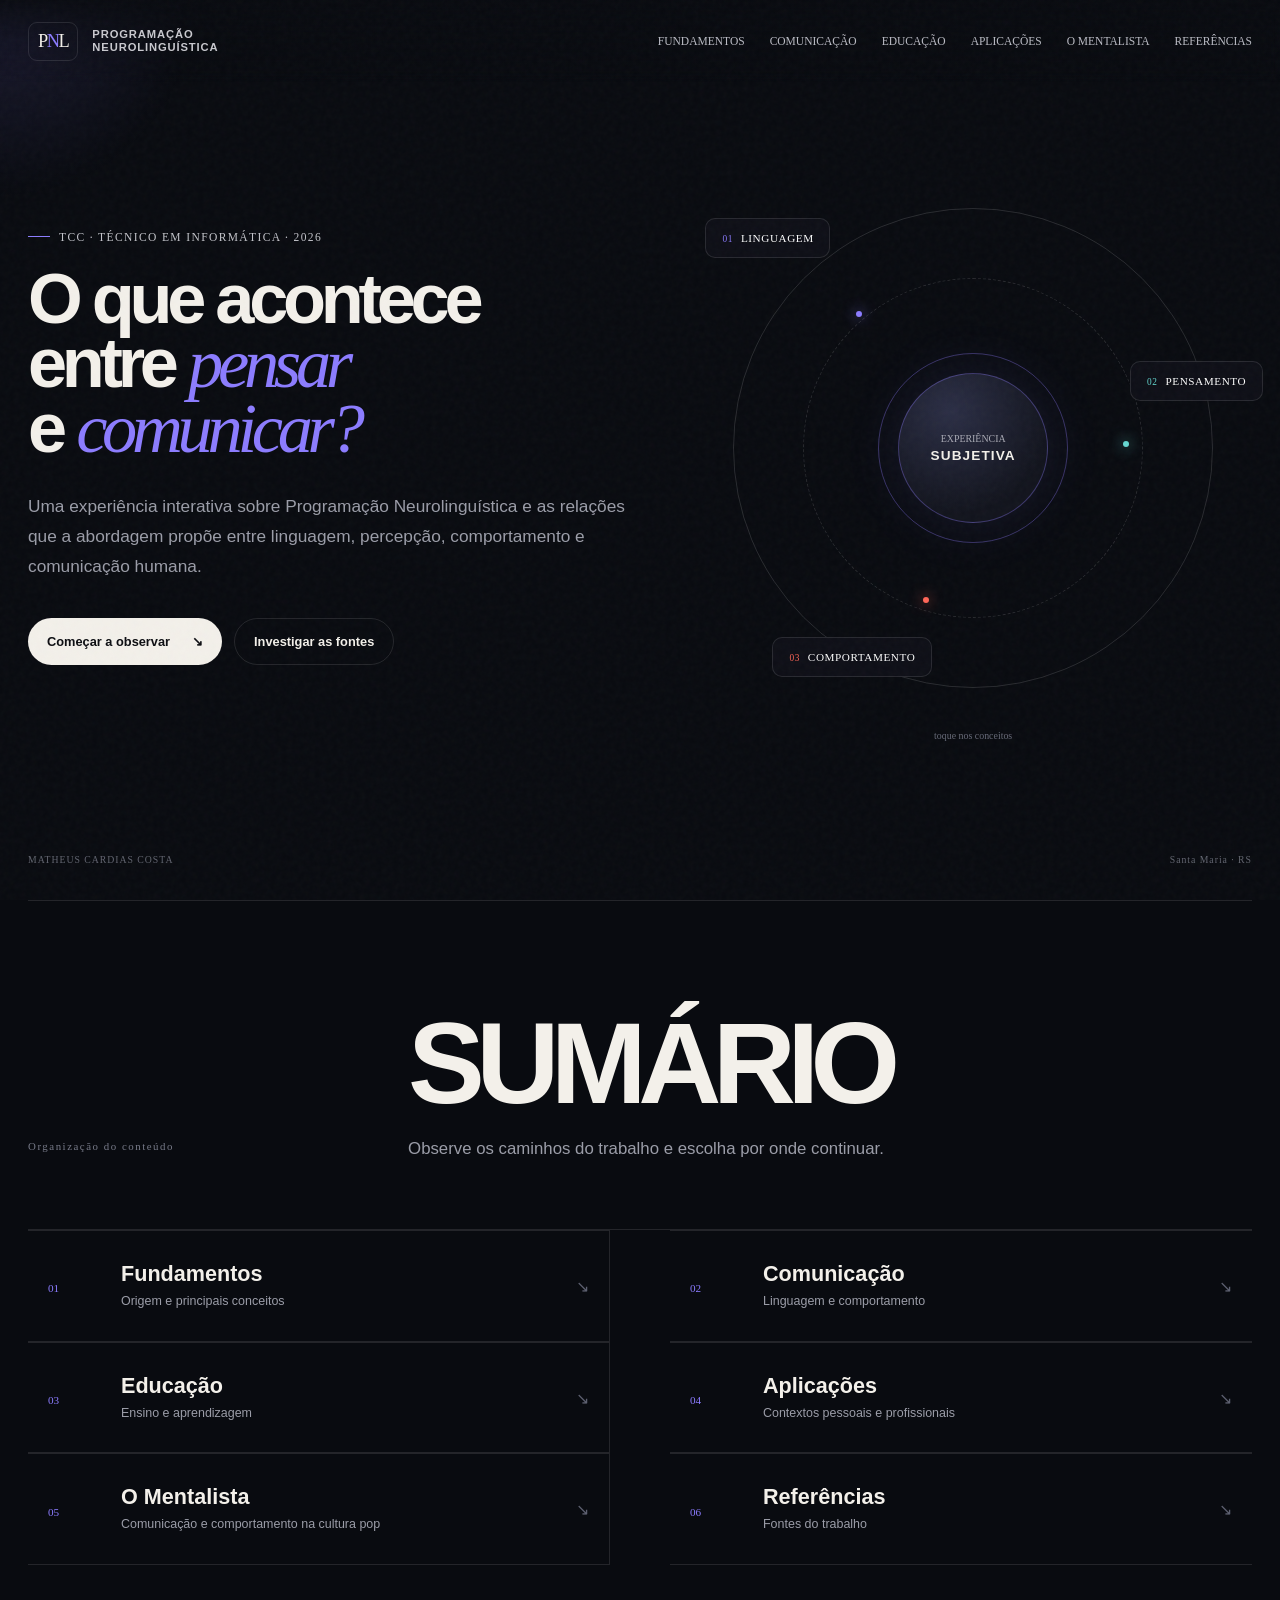
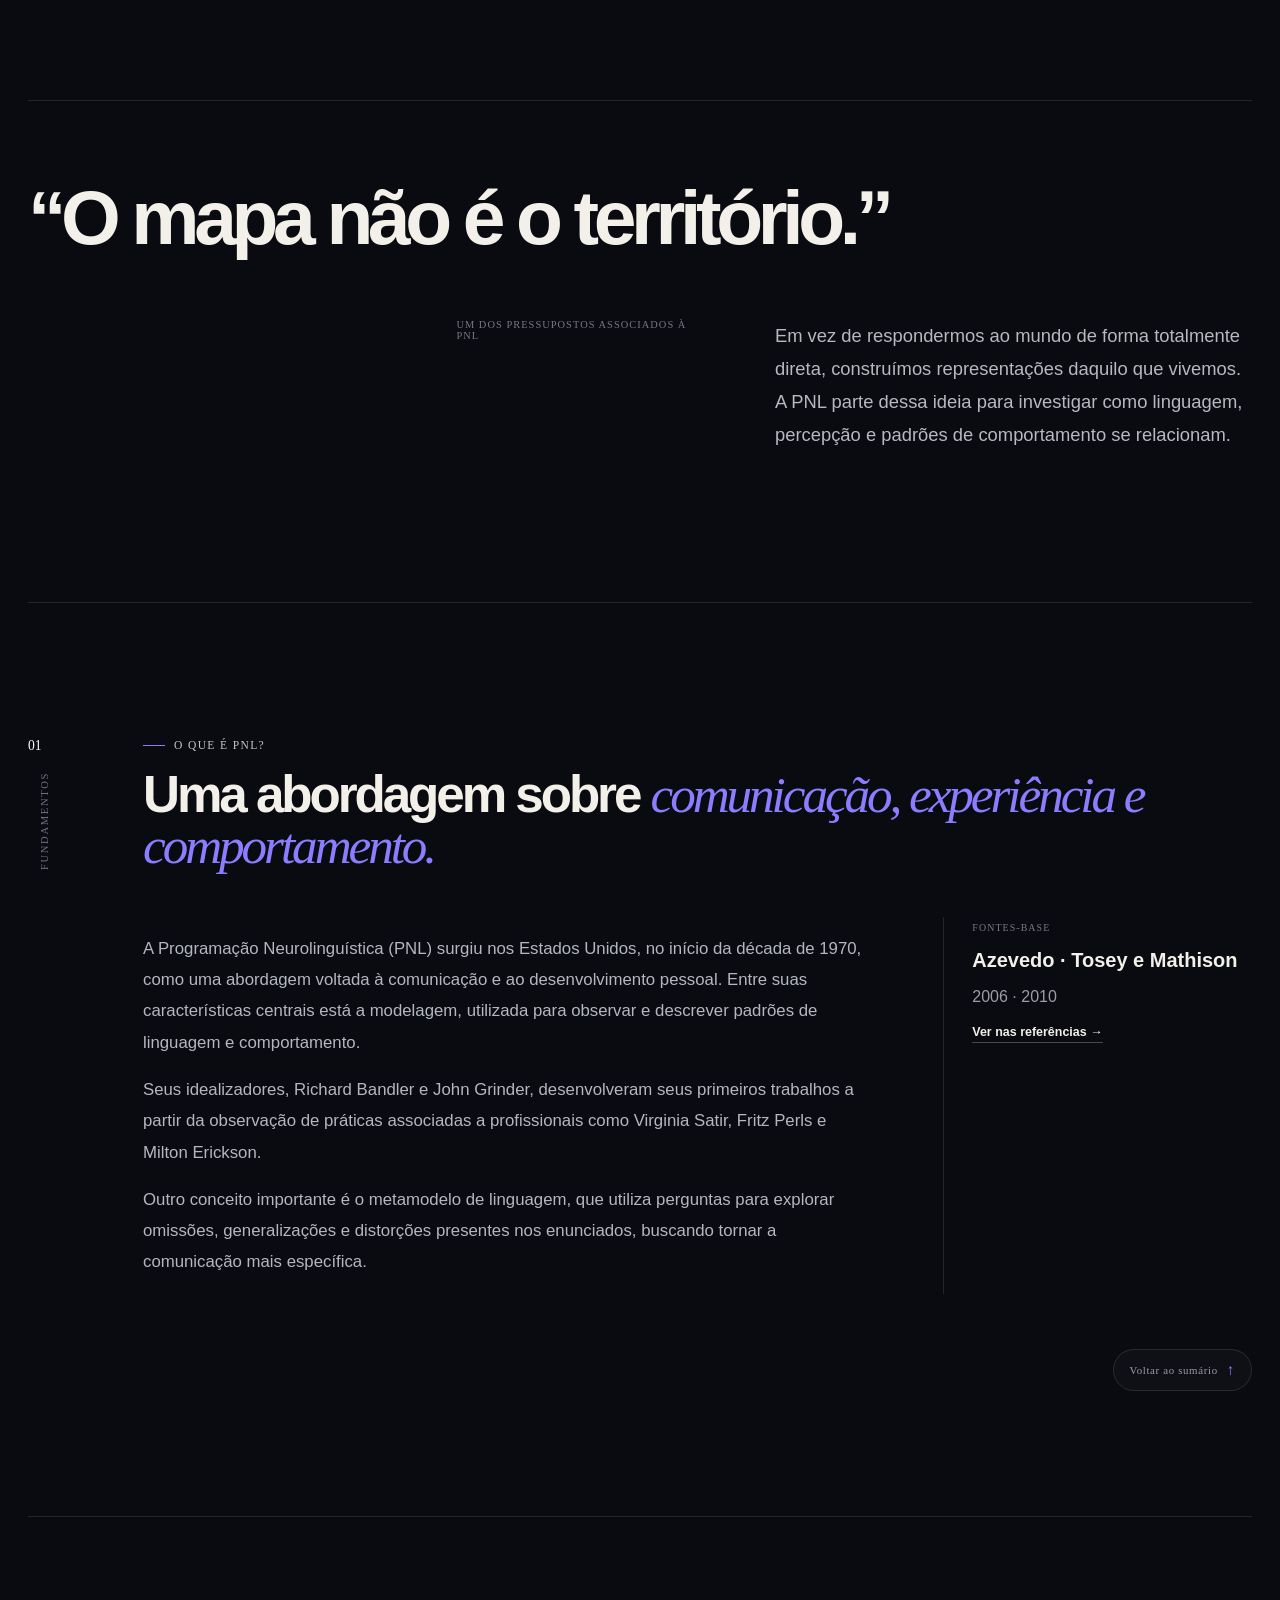
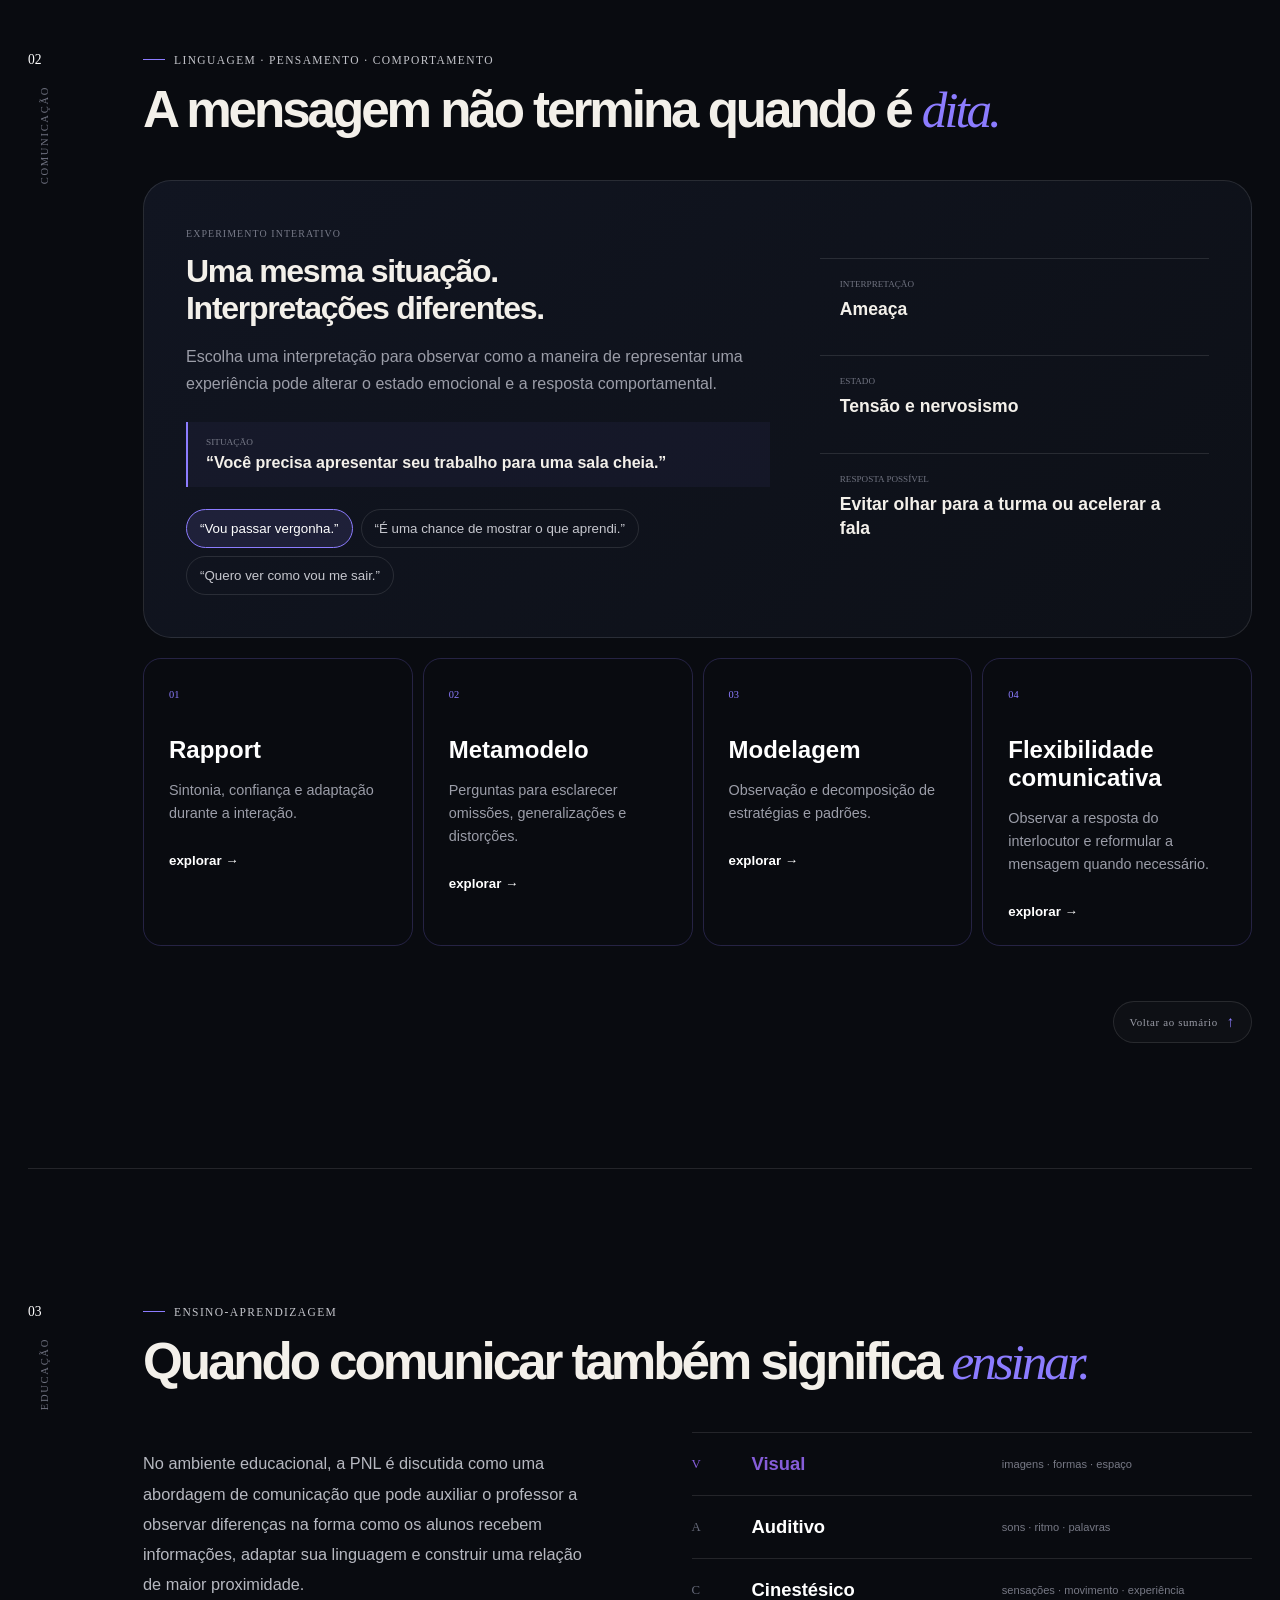
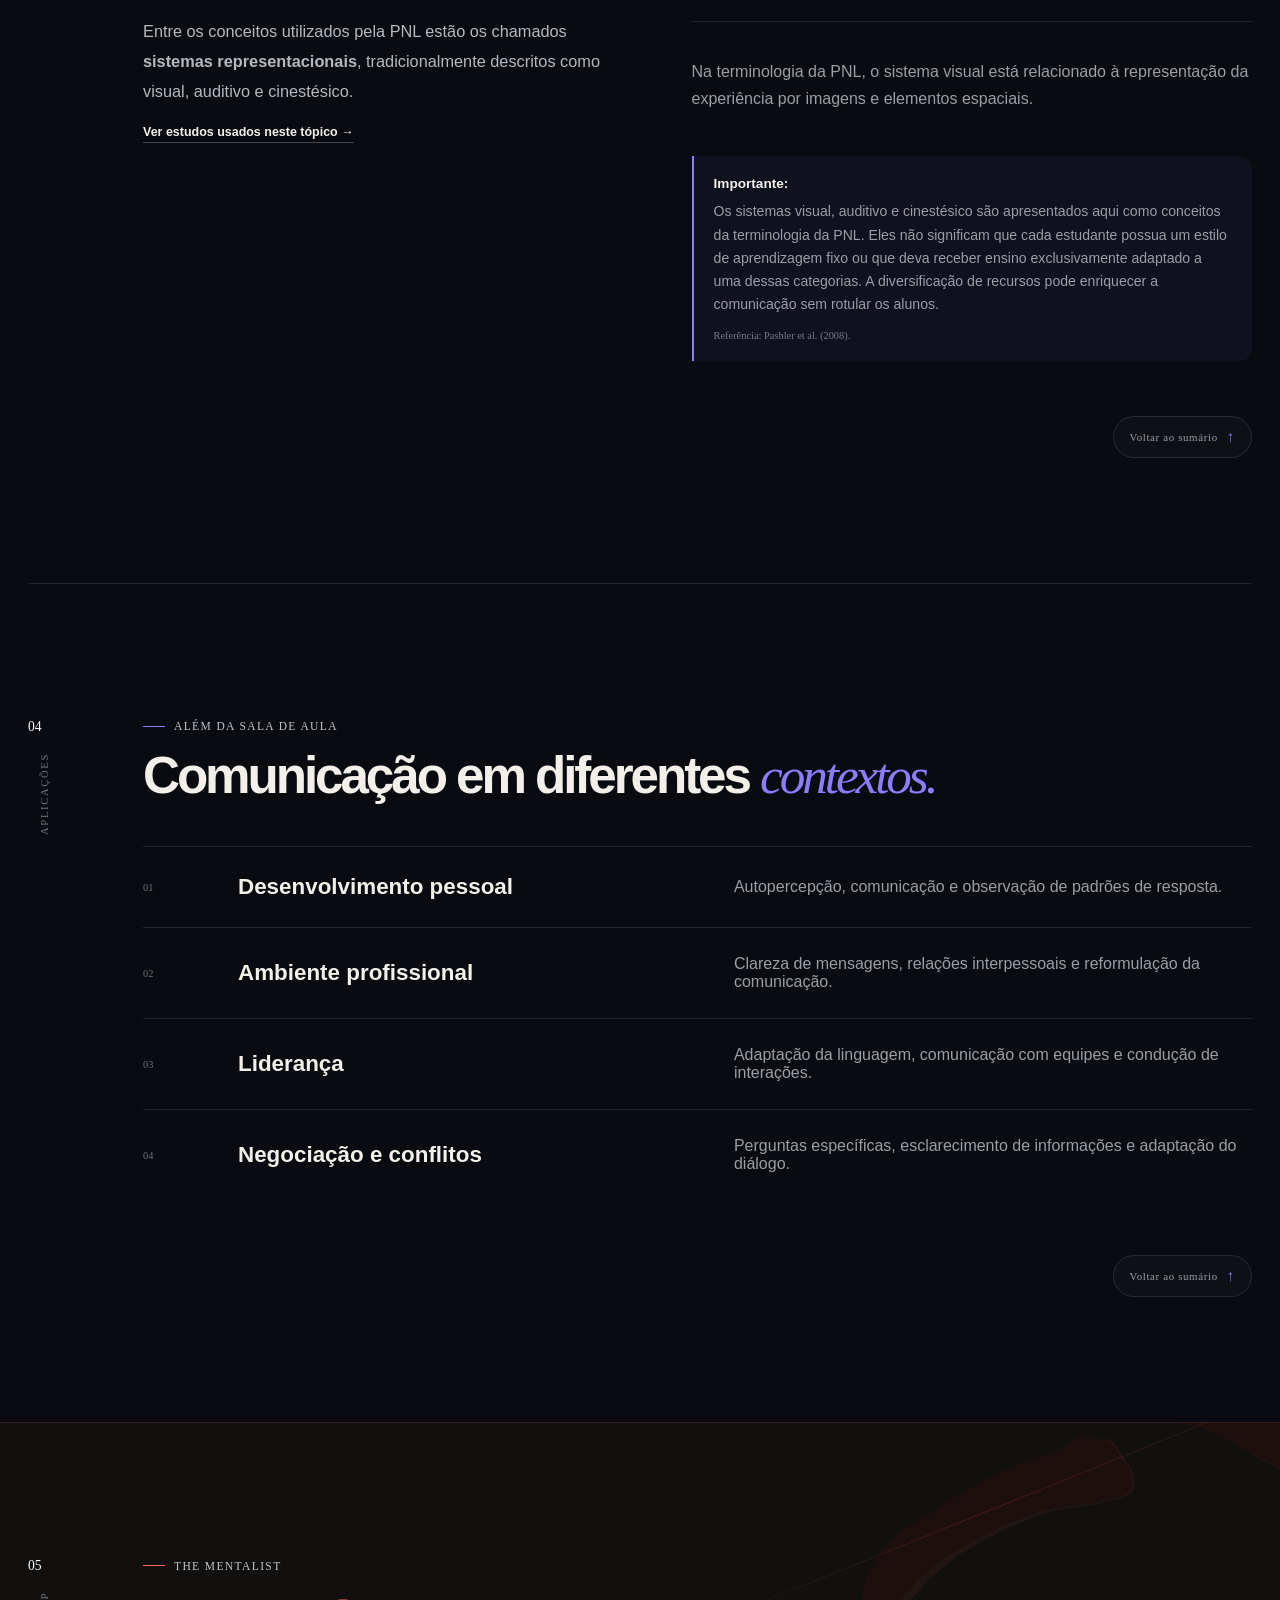
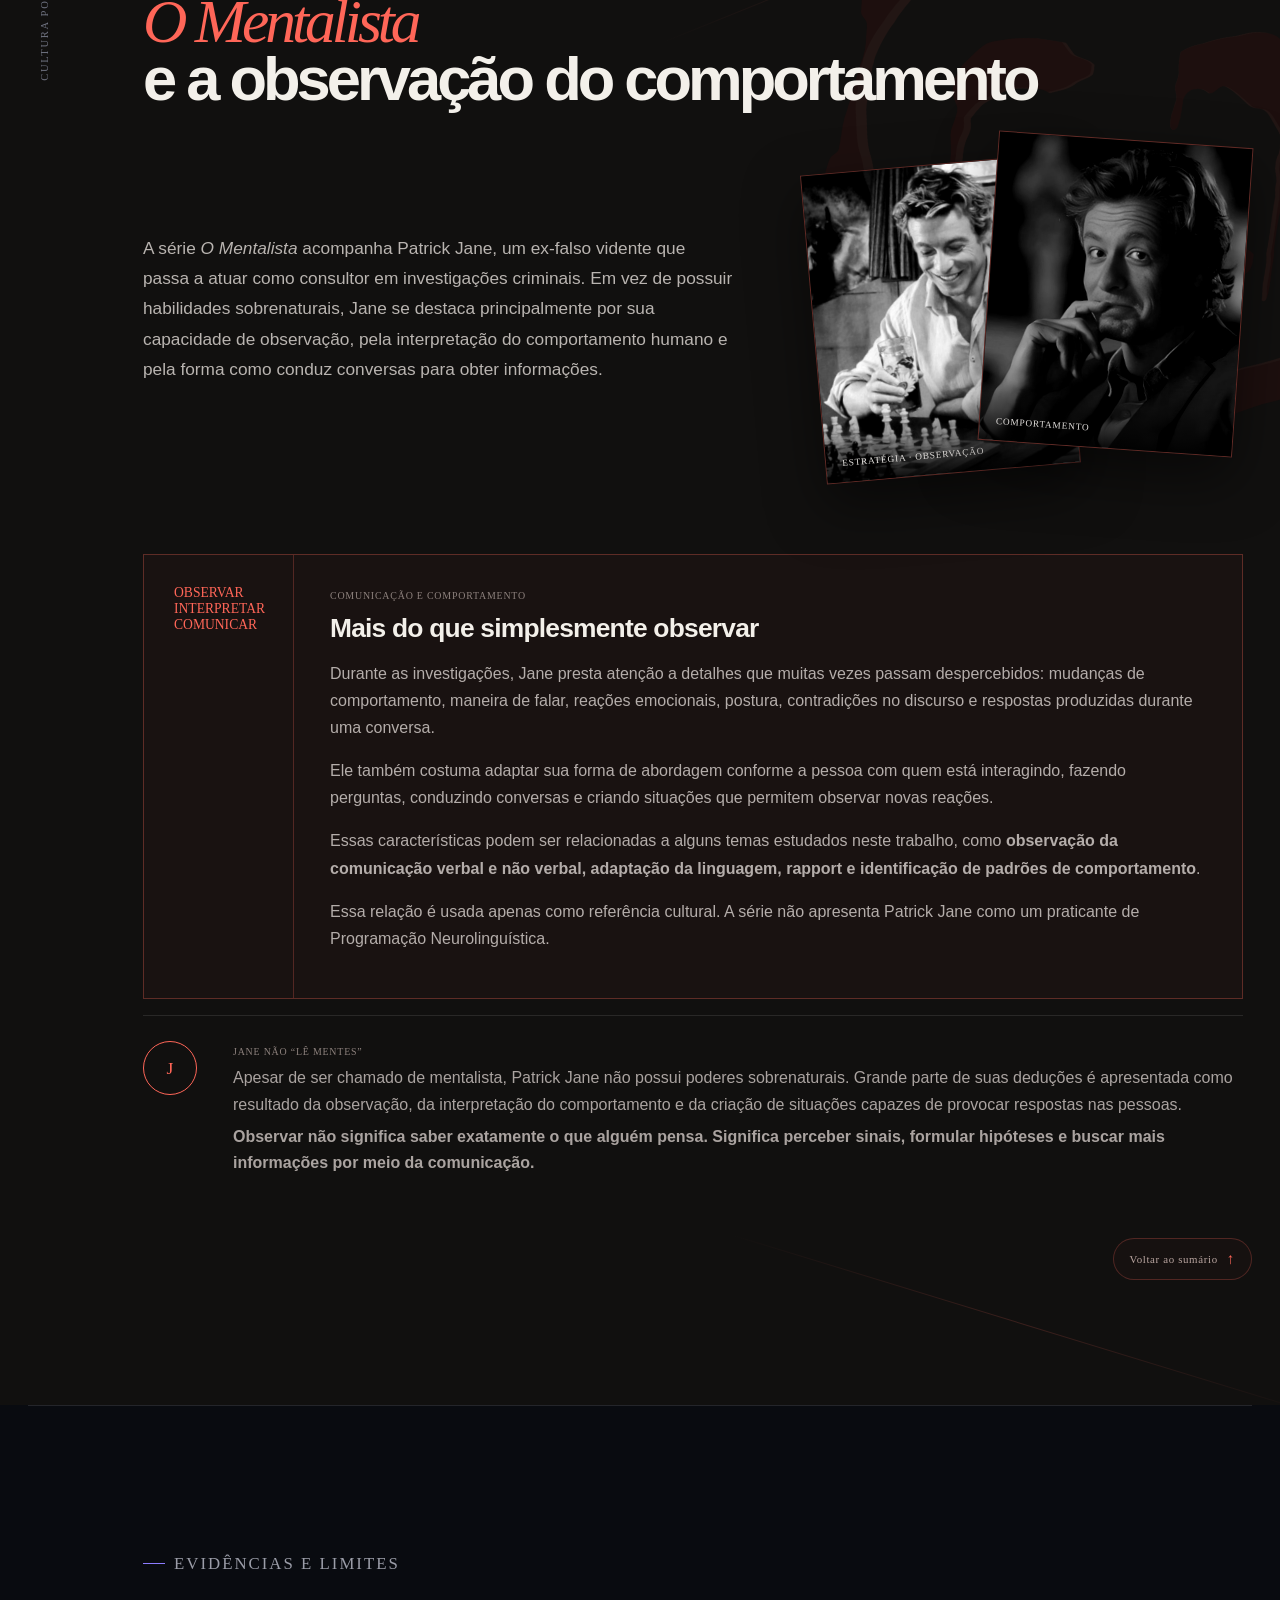
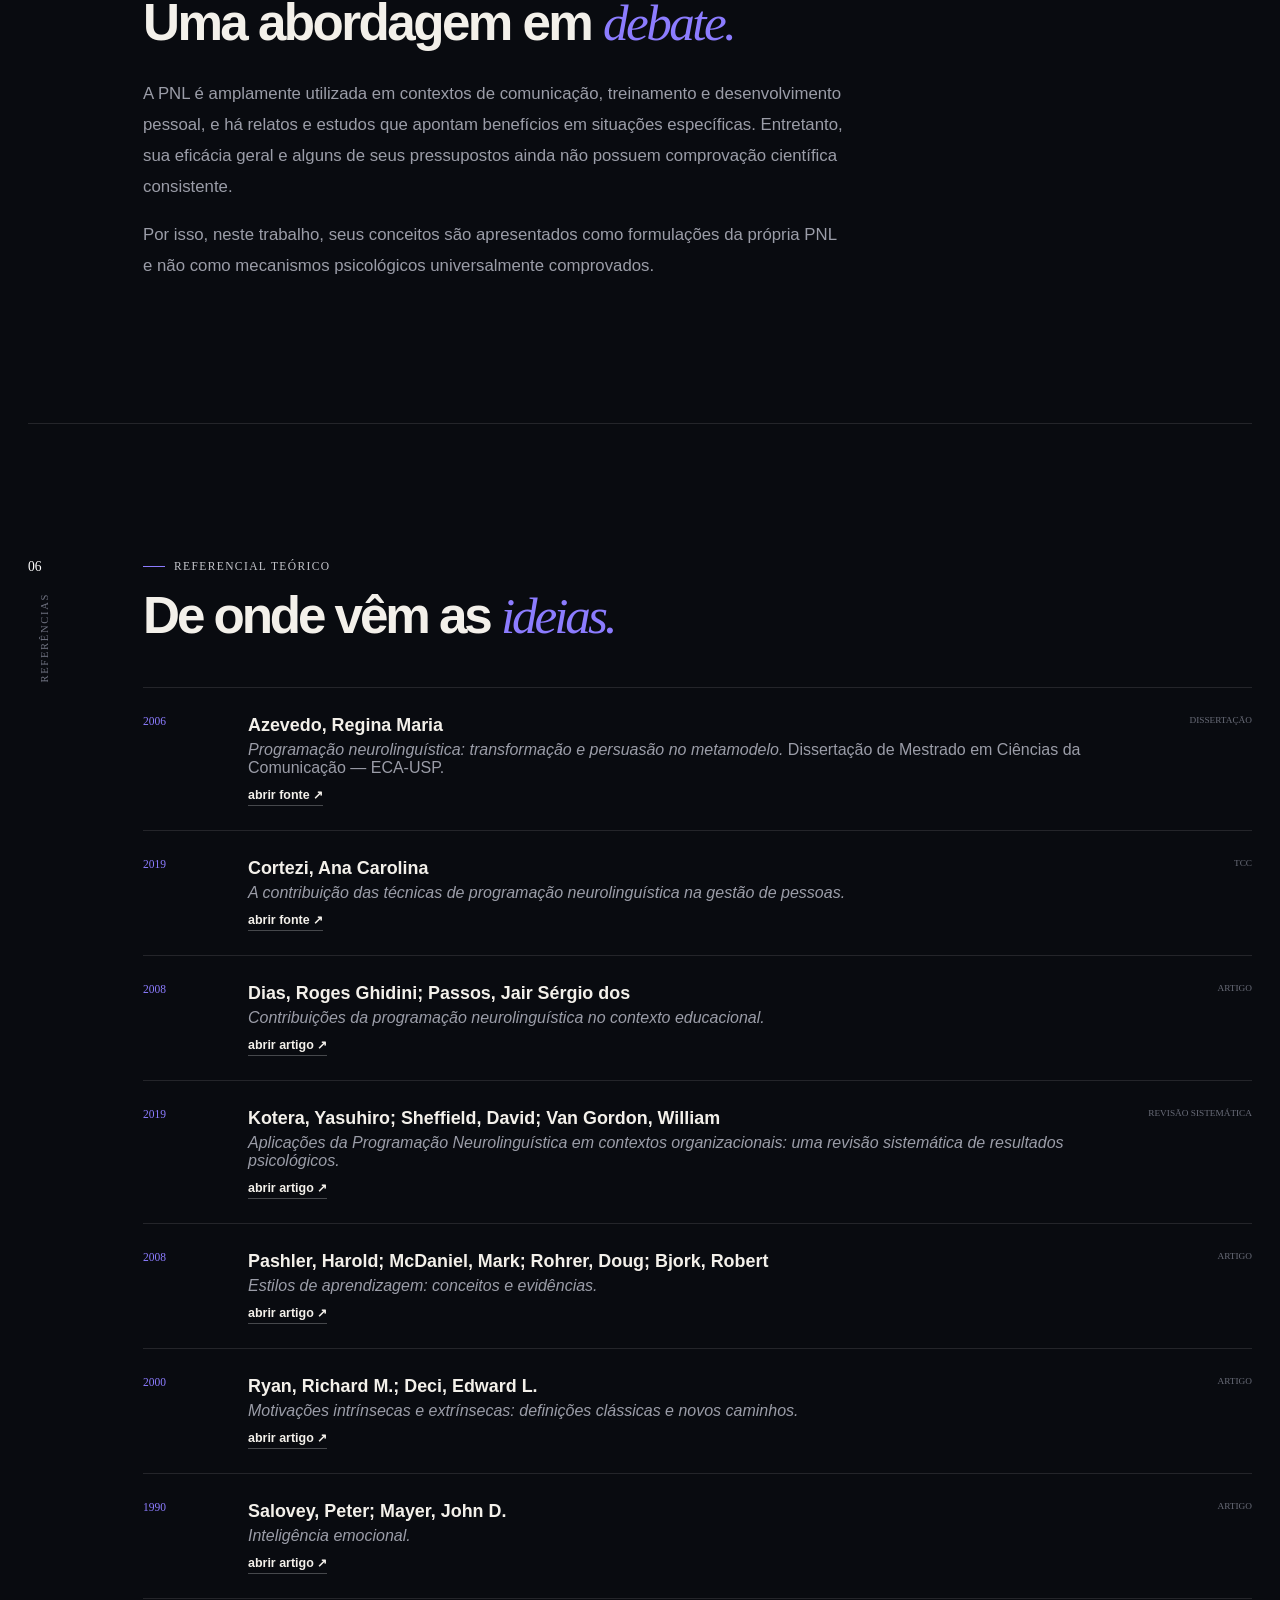
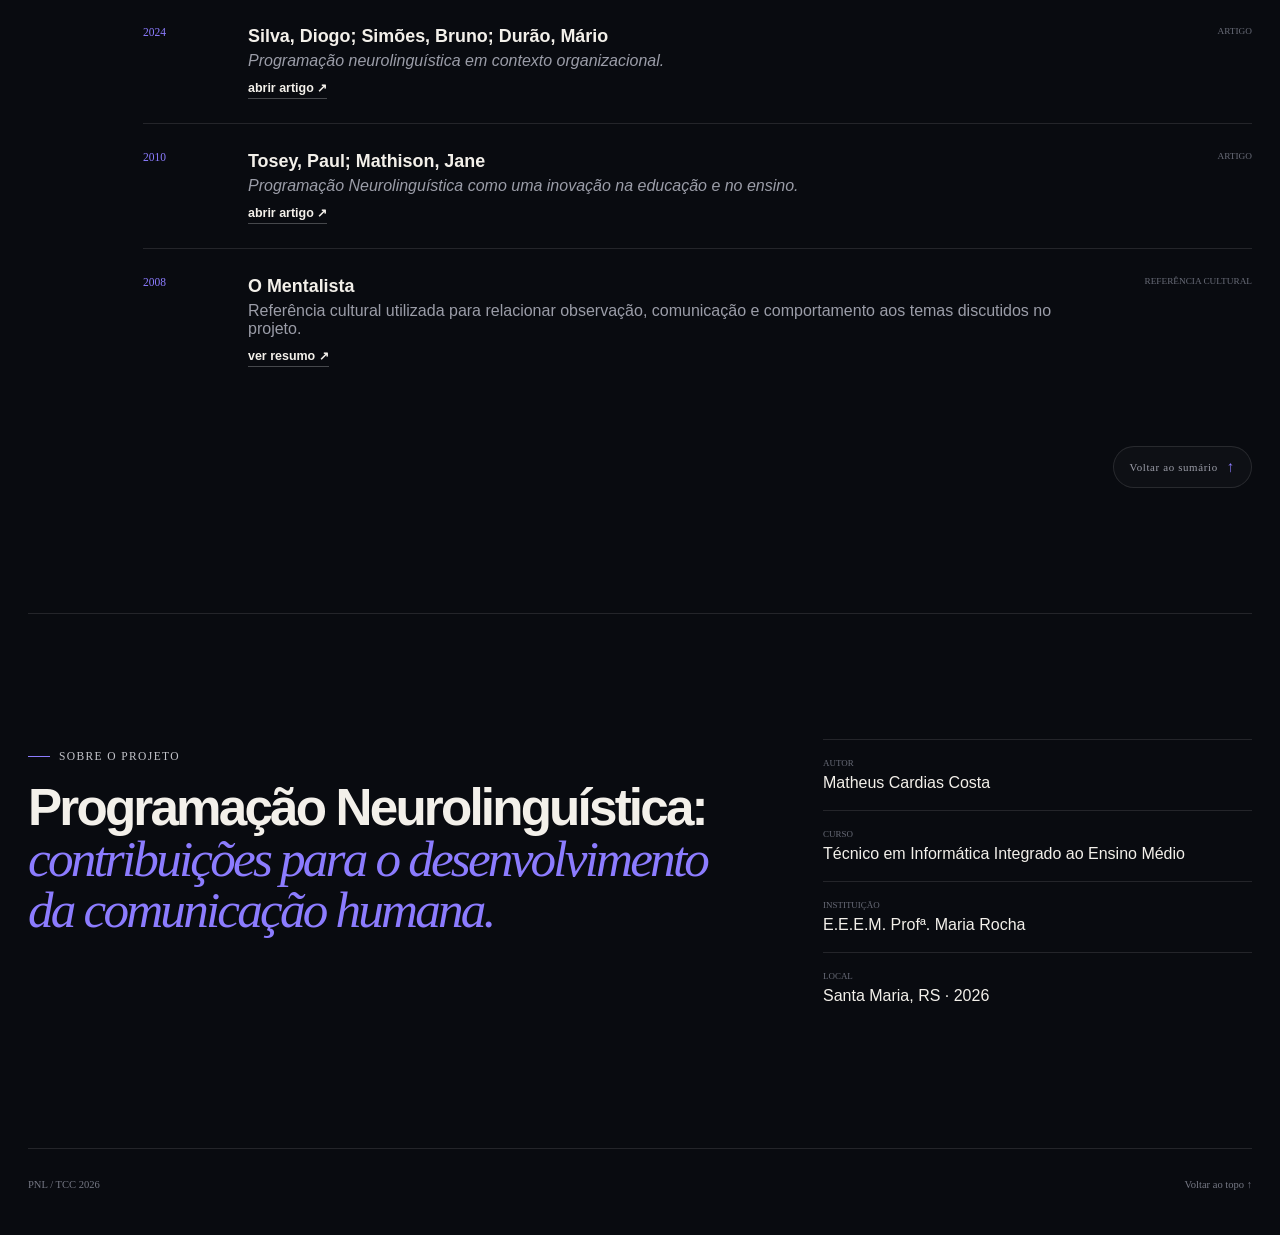
<file: index.html>
<!DOCTYPE html>
<html lang="pt-BR">
  <head>
    <meta charset="UTF-8" />
    <meta name="viewport" content="width=device-width, initial-scale=1.0" />
    <meta
      name="description"
      content="Programação Neurolinguística: contribuições para o desenvolvimento da comunicação humana. Site informativo do TCC de Matheus Cardias Costa."
    />
    <title>PNL — Comunicação, percepção e comportamento</title>
    <link rel="stylesheet" href="assets/css/style.css" />
  </head>
  <body>
    <div class="noise" aria-hidden="true"></div>
    <div class="cursor-glow" aria-hidden="true"></div>

    <header class="site-header">
      <a class="brand" href="#inicio" aria-label="Voltar ao início">
        <span class="brand-symbol">P<span>N</span>L</span>
        <span class="brand-copy"
          >Programação<br />Neurolinguística</span
        >
      </a>

      <button
        class="menu-toggle"
        aria-label="Abrir menu"
        aria-expanded="false"
      >
        <span></span><span></span>
      </button>

      <nav class="nav" aria-label="Navegação principal">
        <a href="#fundamentos">Fundamentos</a>
        <a href="#comunicacao">Comunicação</a>
        <a href="#educacao">Educação</a>
        <a href="#aplicacoes">Aplicações</a>
        <a href="#mentalista">O Mentalista</a>
        <a href="#referencias">Referências</a>
      </nav>
    </header>

    <main>
      <section id="inicio" class="hero section">
        <div class="hero-copy reveal">
          <div class="eyebrow">
            <span></span> TCC · TÉCNICO EM INFORMÁTICA · 2026
          </div>
          <h1>
            O que acontece<br />entre <em>pensar</em><br />e
            <em>comunicar?</em>
          </h1>
          <p class="hero-lead">
            Uma experiência interativa sobre Programação Neurolinguística e as
            relações que a abordagem propõe entre linguagem, percepção,
            comportamento e comunicação humana.
          </p>
          <div class="hero-actions">
            <a class="button primary" href="#sumario"
              >Começar a observar <span>↘</span></a
            >
            <a class="button ghost" href="#referencias"
              >Investigar as fontes</a
            >
          </div>
        </div>

        <div
          class="hero-visual reveal"
          aria-label="Diagrama interativo de PNL"
        >
          <div class="visual-ring ring-one"></div>
          <div class="visual-ring ring-two"></div>
          <div class="visual-ring ring-three"></div>
          <div class="signal signal-a"></div>
          <div class="signal signal-b"></div>
          <div class="signal signal-c"></div>
          <button class="concept-node node-language" data-node="linguagem">
            <small>01</small>LINGUAGEM
          </button>
          <button class="concept-node node-thought" data-node="pensamento">
            <small>02</small>PENSAMENTO
          </button>
          <button class="concept-node node-behavior" data-node="comportamento">
            <small>03</small>COMPORTAMENTO
          </button>
          <div class="visual-core">
            <span>EXPERIÊNCIA</span><strong>SUBJETIVA</strong>
          </div>
          <p class="visual-hint">toque nos conceitos</p>
        </div>

        <div class="hero-foot">
          <span>MATHEUS CARDIAS COSTA</span>
          <span>Santa Maria · RS</span>
        </div>
      </section>

      <section id="sumario" class="index-section">

  <div class="index-title">
    <span>Organização do conteúdo</span>
    <div>
      <h2>SUMÁRIO</h2>
      <p>
        Observe os caminhos do trabalho e escolha por onde continuar.
      </p>
    </div>
  </div>
  <div class="site-index">

    <a href="#fundamentos">
      <span>01</span>
      <strong>Fundamentos</strong>
      <small>Origem e principais conceitos</small>
    </a>

    <a href="#comunicacao">
      <span>02</span>
      <strong>Comunicação</strong>
      <small>Linguagem e comportamento</small>
    </a>

    <a href="#educacao">
      <span>03</span>
      <strong>Educação</strong>
      <small>Ensino e aprendizagem</small>
    </a>

    <a href="#aplicacoes">
      <span>04</span>
      <strong>Aplicações</strong>
      <small>Contextos pessoais e profissionais</small>
    </a>

    <a href="#mentalista">
      <span>05</span>
      <strong>O Mentalista</strong>
      <small>Comunicação e comportamento na cultura pop</small>
    </a>

    <a href="#referencias">
      <span>06</span>
      <strong>Referências</strong>
      <small>Fontes do trabalho</small>
    </a>
  </div>
</section>

      <section class="manifesto section reveal">
        <p class="big-quote">“O mapa não é o território.”</p>
        <div class="manifesto-grid">
          <span>UM DOS PRESSUPOSTOS ASSOCIADOS À PNL</span>
          <p>
            Em vez de respondermos ao mundo de forma totalmente direta,
            construímos representações daquilo que vivemos. A PNL parte dessa
            ideia para investigar como linguagem, percepção e padrões de
            comportamento se relacionam.
          </p>
        </div>
      </section>

      <section id="fundamentos" class="section content-section">
  <div class="section-side">
    <span>01</span>
    <p>FUNDAMENTOS</p>
  </div>

  <div class="section-heading reveal">
    <p class="eyebrow"><span></span> O QUE É PNL?</p>

    <h2>
      Uma abordagem sobre <em>comunicação, experiência e comportamento.</em>
    </h2>
  </div>

  <div class="content-columns reveal">
    <div>
      <p>
        A Programação Neurolinguística (PNL) surgiu nos Estados Unidos, no início da década de 1970, como uma abordagem voltada à comunicação e ao desenvolvimento pessoal.
        Entre suas características centrais está a modelagem, utilizada para observar e descrever padrões de linguagem e comportamento.
      </p>

      <p>
        Seus idealizadores, Richard Bandler e John Grinder, desenvolveram
        seus primeiros trabalhos a partir da observação de práticas associadas
        a profissionais como Virginia Satir, Fritz Perls e Milton Erickson.
      </p>

      <p>
        Outro conceito importante é o metamodelo de linguagem, que utiliza
        perguntas para explorar omissões, generalizações e distorções presentes
        nos enunciados, buscando tornar a comunicação mais específica.
      </p>
    </div>

    <aside class="source-note">
      <span>FONTES-BASE</span>
      <strong>Azevedo · Tosey e Mathison</strong>
      <p>2006 · 2010</p>
      <a href="#referencias">Ver nas referências →</a>
    </aside>
  </div>
  <a class="back-summary" href="#sumario">
  Voltar ao sumário <span>↑</span>
  </a>
</section>

      <section id="comunicacao" class="section communication-section">
        <div class="section-side">
          <span>02</span>
          <p>COMUNICAÇÃO</p>
        </div>
        <div class="section-heading reveal">
          <p class="eyebrow">
            <span></span> LINGUAGEM · PENSAMENTO · COMPORTAMENTO
          </p>
          <h2>A mensagem não termina quando é <em>dita.</em></h2>
        </div>

        <div class="communication-lab reveal">
          <div class="lab-copy">
            <span class="micro-label">EXPERIMENTO INTERATIVO</span>
            <h3>Uma mesma situação.<br />Interpretações diferentes.</h3>
            <p>
              Escolha uma interpretação para observar como a maneira de
              representar uma experiência pode alterar o estado emocional e a
              resposta comportamental.
            </p>
            <div class="scenario-box">
              <small>SITUAÇÃO</small>
              <strong
                >“Você precisa apresentar seu trabalho para uma sala
                cheia.”</strong
              >
            </div>
            <div class="choice-row">
              <button class="choice active" data-scenario="ameaça">
                “Vou passar vergonha.”
              </button>
              <button class="choice" data-scenario="oportunidade">
                “É uma chance de mostrar o que aprendi.”
              </button>
              <button class="choice" data-scenario="curiosidade">
                “Quero ver como vou me sair.”
              </button>
            </div>
          </div>

          <div class="lab-result" id="lab-result">
            <div>
              <small>INTERPRETAÇÃO</small>
              <strong id="result-interpretation">Ameaça</strong>
            </div>
            <div>
              <small>ESTADO</small>
              <strong id="result-state">Tensão e nervosismo</strong>
            </div>
            <div>
              <small>RESPOSTA POSSÍVEL</small>
              <strong id="result-behavior"
                >Evitar olhar para a turma ou acelerar a fala</strong
              >
            </div>
          </div>
        </div>

        <div class="tool-cards">
          <article class="tool-card reveal" data-tech="rapport">
            <span>01</span>
            <h3>Rapport</h3>
            <p>Sintonia, confiança e adaptação durante a interação.</p>
            <button>explorar →</button>
          </article>
          <article class="tool-card reveal" data-tech="metamodelo">
            <span>02</span>
            <h3>Metamodelo</h3>
            <p>
              Perguntas para esclarecer omissões, generalizações e distorções.
            </p>
            <button>explorar →</button>
          </article>
          <article class="tool-card reveal" data-tech="modelagem">
            <span>03</span>
            <h3>Modelagem</h3>
            <p>Observação e decomposição de estratégias e padrões.</p>
            <button>explorar →</button>
          </article>
          <article class="tool-card reveal" data-tech="flexibilidade">
            <span>04</span>
            <h3>Flexibilidade comunicativa</h3>
            <p>Observar a resposta do interlocutor e reformular a mensagem quando necessário.</p>
            <button>explorar →</button>
          </article>
        </div>
        <a class="back-summary" href="#sumario">
          Voltar ao sumário <span>↑</span>
        </a>
      </section>

      <section id="educacao" class="section education-section">
        <div class="section-side">
          <span>03</span>
          <p>EDUCAÇÃO</p>
        </div>
        <div class="section-heading reveal">
          <p class="eyebrow"><span></span> ENSINO-APRENDIZAGEM</p>
          <h2>Quando comunicar também significa <em>ensinar.</em></h2>
        </div>

        <div class="education-grid reveal">
          <div class="education-copy">
            <p>
              No ambiente educacional, a PNL é discutida como uma abordagem de
              comunicação que pode auxiliar o professor a observar diferenças
              na forma como os alunos recebem informações, adaptar sua
              linguagem e construir uma relação de maior proximidade.
            </p>
            <p>
              Entre os conceitos utilizados pela PNL estão os chamados
              <strong>sistemas representacionais</strong>, tradicionalmente
              descritos como visual, auditivo e cinestésico.
            </p>
            <a class="inline-link" href="#ref-educacao"
              >Ver estudos usados neste tópico →</a
            >
          </div>
          <div class="representations">
            <button class="representation active" data-rep="visual">
              <span>V</span><strong>Visual</strong
              ><small>imagens · formas · espaço</small>
            </button>
            <button class="representation" data-rep="auditivo">
              <span>A</span><strong>Auditivo</strong
              ><small>sons · ritmo · palavras</small>
            </button>
            <button class="representation" data-rep="cinestesico">
              <span>C</span><strong>Cinestésico</strong
              ><small>sensações · movimento · experiência</small>
            </button>
            <p id="rep-description">
              Na terminologia da PNL, o sistema visual está relacionado à
              representação da experiência por imagens e elementos espaciais.
            </p>

            <div class="learning-note">
              <strong> Importante: </strong>
              <p>
                Os sistemas visual, auditivo e cinestésico são apresentados aqui como
                conceitos da terminologia da PNL. Eles não significam que cada estudante
                possua um estilo de aprendizagem fixo ou que deva receber ensino
                exclusivamente adaptado a uma dessas categorias. A diversificação de
                recursos pode enriquecer a comunicação sem rotular os alunos.
              </p>
              <small> Referência: Pashler et al. (2008). </small>
            </div>
          </div> 
        </div>
        <a class="back-summary" href="#sumario">
          Voltar ao sumário <span>↑</span>
        </a>
      </section>

      <section id="aplicacoes" class="section applications-section">
        <div class="section-side">
          <span>04</span>
          <p>APLICAÇÕES</p>
        </div>
        <div class="section-heading reveal">
          <p class="eyebrow"><span></span> ALÉM DA SALA DE AULA</p>
          <h2>Comunicação em diferentes <em>contextos.</em></h2>
        </div>

        <div class="application-list reveal">
          <article>
            <span>01</span>
            <h3>Desenvolvimento pessoal</h3>
            <p>
              Autopercepção, comunicação e observação de padrões de resposta.
            </p>
          </article>
          <article>
            <span>02</span>
            <h3>Ambiente profissional</h3>
            <p>
              Clareza de mensagens, relações interpessoais e reformulação da comunicação.
            </p>
          </article>
          <article>
            <span>03</span>
            <h3>Liderança</h3>
            <p>
              Adaptação da linguagem, comunicação com equipes e condução de interações.
            </p>
          </article>
          <article>
            <span>04</span>
            <h3>Negociação e conflitos</h3>
            <p>
              Perguntas específicas, esclarecimento de informações e adaptação do diálogo.
            </p>
          </article>
        </div>
        <a class="back-summary" href="#sumario">
          Voltar ao sumário <span>↑</span>
        </a>
      </section>

      <section id="mentalista" class="section mentalist-section">
        <div class="red-thread thread-one"></div>
        <div class="red-thread thread-two"></div>
        <img
          class="red-john-mark"
          src="assets/images/redjohntcc.png"
          alt=""
          aria-hidden="true"
        />
        <div class="section-side">
          <span>05</span>
          <p>CULTURA POP</p>
        </div>
        <div class="mentalist-main reveal">
          <p class="eyebrow warm"><span></span> THE MENTALIST</p>
          <h2>
            <em>O Mentalista</em><br />e a observação do comportamento
          </h2>
          <div class="mentalist-intro">
            <div class="mentalist-intro-copy">
              <p class="mentalist-lead">
                A série <em>O Mentalista</em> acompanha Patrick Jane, um
                ex-falso vidente que passa a atuar como consultor em
                investigações criminais. Em vez de possuir habilidades
                sobrenaturais, Jane se destaca principalmente por sua capacidade
                de observação, pela interpretação do comportamento humano e
                pela forma como conduz conversas para obter informações.
              </p>
            </div>
            <div class="mentalist-gallery">
              <figure class="jane-card jane-card-back">
                <img
                  src="assets/images/xadreztcc.png"
                  alt="Patrick Jane jogando xadrez"
                />
                <figcaption>ESTRATÉGIA · OBSERVAÇÃO</figcaption>
              </figure>

              <figure class="jane-card jane-card-front">
                <img
                  src="assets/images/mentalistatcc.png"
                  alt="Patrick Jane em O Mentalista"
                />
                <figcaption>COMPORTAMENTO</figcaption>
              </figure>
            </div>
          </div>
          <div class="case-file">
            <div class="case-stamp">
              OBSERVAR<br />
              INTERPRETAR<br />
              COMUNICAR
            </div>
            <div class="case-copy">
              <small>COMUNICAÇÃO E COMPORTAMENTO</small>
              <h3>Mais do que simplesmente observar</h3>
              <p>
                Durante as investigações, Jane presta atenção a detalhes que
                muitas vezes passam despercebidos: mudanças de comportamento,
                maneira de falar, reações emocionais, postura, contradições no
                discurso e respostas produzidas durante uma conversa.
              </p>
              <p>
                Ele também costuma adaptar sua forma de abordagem conforme a
                pessoa com quem está interagindo, fazendo perguntas, conduzindo
                conversas e criando situações que permitem observar novas
                reações.
              </p>
              <p>
                Essas características podem ser relacionadas a alguns temas
                estudados neste trabalho, como
                <strong
                  >observação da comunicação verbal e não verbal, adaptação da
                  linguagem, rapport e identificação de padrões de
                  comportamento</strong
                >.
              </p>
              <p>
                Essa relação é usada apenas como referência cultural. A série
                não apresenta Patrick Jane como um praticante de Programação
                Neurolinguística.
              </p>
            </div>
          </div>

          <div class="jane-note">
            <div class="jane-symbol">J</div>
            <div>
              <small>JANE NÃO “LÊ MENTES”</small>
              <p>
                Apesar de ser chamado de mentalista, Patrick Jane não possui
                poderes sobrenaturais. Grande parte de suas deduções é
                apresentada como resultado da observação, da interpretação do
                comportamento e da criação de situações capazes de provocar
                respostas nas pessoas.
              </p>
              <p>
                <strong
                  >Observar não significa saber exatamente o que alguém pensa.
                  Significa perceber sinais, formular hipóteses e buscar mais
                  informações por meio da comunicação.</strong
                >
              </p>
            </div>
          </div>
        </div>
        <a class="back-summary" href="#sumario">
          Voltar ao sumário <span>↑</span>
        </a>
      </section>

      <section id="evidencias" class="section evidence-note reveal">
  <div class="evidence-content">
    <p class="eyebrow">
      <span></span>
      EVIDÊNCIAS E LIMITES
    </p>

    <h2>
      Uma abordagem em <em>debate.</em>
    </h2>

    <p>
      A PNL é amplamente utilizada em contextos de comunicação, treinamento
      e desenvolvimento pessoal, e há relatos e estudos que apontam benefícios
      em situações específicas. Entretanto, sua eficácia geral e alguns de
      seus pressupostos ainda não possuem comprovação científica consistente.
    </p>

    <p>
      Por isso, neste trabalho, seus conceitos são apresentados como
      formulações da própria PNL e não como mecanismos psicológicos
      universalmente comprovados.
    </p>
  </div>
</section>
      
      <section id="referencias" class="section references-section">
        <div class="section-side">
          <span>06</span>
          <p>REFERÊNCIAS</p>
        </div>
        <div class="section-heading reveal">
          <p class="eyebrow"><span></span> REFERENCIAL TEÓRICO</p>
          <h2>De onde vêm as <em>ideias.</em></h2>
        </div>

        <div class="reference-list reveal">

  <article>
    <span>2006</span>
    <div>
      <h3>Azevedo, Regina Maria</h3>
      <p>
        <em>Programação neurolinguística: transformação e persuasão no metamodelo.</em>
        Dissertação de Mestrado em Ciências da Comunicação — ECA-USP.
      </p>
      <a
        href="https://teses.usp.br/teses/disponiveis/27/27142/tde-01122006-173633/pt-br.html"
        target="_blank"
        rel="noopener noreferrer"
      >
        abrir fonte ↗
      </a>
    </div>
    <small>DISSERTAÇÃO</small>
  </article>

  <article>
    <span>2019</span>
    <div>
      <h3>Cortezi, Ana Carolina</h3>
      <p>
        <em>A contribuição das técnicas de programação neurolinguística na gestão de pessoas.</em>
      </p>
      <a
        href="https://repositorio.pgsscogna.com.br/bitstream/123456789/27273/1/ANA_CAROLINA_CORTEZI_ATIVIDADE3.pdf"
        target="_blank"
        rel="noopener noreferrer"
      >
        abrir fonte ↗
      </a>
    </div>
    <small>TCC</small>
  </article>

  <article id="ref-educacao">
    <span>2008</span>
    <div>
      <h3>Dias, Roges Ghidini; Passos, Jair Sérgio dos</h3>
      <p>
        <em>Contribuições da programação neurolinguística no contexto educacional.</em>
      </p>
      <a
        href="https://www.revistasuninter.com/intersaberes/index.php/revista/article/view/125"
        target="_blank"
        rel="noopener noreferrer"
      >
        abrir artigo ↗
      </a>
    </div>
    <small>ARTIGO</small>
  </article>

  <article>
    <span>2019</span>
    <div>
      <h3>Kotera, Yasuhiro; Sheffield, David; Van Gordon, William</h3>
      <p>
        <em>Aplicações da Programação Neurolinguística em contextos organizacionais:
  uma revisão sistemática de resultados psicológicos.</em>
      </p>
      <a
        href="https://onlinelibrary.wiley.com/doi/10.1002/hrdq.21334"
        target="_blank"
        rel="noopener noreferrer"
      >
        abrir artigo ↗
      </a>
    </div>
    <small>REVISÃO SISTEMÁTICA</small>
  </article>

  <article>
    <span>2008</span>
    <div>
      <h3>Pashler, Harold; McDaniel, Mark; Rohrer, Doug; Bjork, Robert</h3>
      <p>
        <em>Estilos de aprendizagem: conceitos e evidências.</em>
      </p>
      <a
        href="https://journals.sagepub.com/doi/10.1111/j.1539-6053.2009.01038.x"
        target="_blank"
        rel="noopener noreferrer"
      >
        abrir artigo ↗
      </a>
    </div>
    <small>ARTIGO</small>
  </article>

  <article>
    <span>2000</span>
    <div>
      <h3>Ryan, Richard M.; Deci, Edward L.</h3>
      <p>
        <em>Motivações intrínsecas e extrínsecas: definições clássicas e novos caminhos.</em>
      </p>
      <a
        href="https://selfdeterminationtheory.org/wp-content/uploads/2014/04/2000_RyanDeci_IntExtDefs.pdf"
        target="_blank"
        rel="noopener noreferrer"
      >
        abrir artigo ↗
      </a>
    </div>
    <small>ARTIGO</small>
  </article>

  <article>
    <span>1990</span>
    <div>
      <h3>Salovey, Peter; Mayer, John D.</h3>
      <p>
        <em>Inteligência emocional.</em>
      </p>
      <a
        href="https://scholars.unh.edu/psych_facpub/450/"
        target="_blank"
        rel="noopener noreferrer"
      >
        abrir artigo ↗
      </a>
    </div>
    <small>ARTIGO</small>
  </article>

  <article>
    <span>2024</span>
    <div>
      <h3>Silva, Diogo; Simões, Bruno; Durão, Mário</h3>
      <p>
        <em>Programação neurolinguística em contexto organizacional.</em>
      </p>
      <a
        href="https://recima21.com.br/index.php/recima21/article/view/5439"
        target="_blank"
        rel="noopener noreferrer"
      >
        abrir artigo ↗
      </a>
    </div>
    <small>ARTIGO</small>
  </article>

    <article>
    <span>2010</span>
    <div>
      <h3>Tosey, Paul; Mathison, Jane</h3>
      <p>
        <em>Programação Neurolinguística como uma inovação na educação e no ensino.</em>
      </p>
      <a
        href="https://openresearch.surrey.ac.uk/esploro/outputs/journalArticle/Neuro-linguistic-programming-as-an-innovation-in-education-and-teaching/99515504202346"
        target="_blank"
        rel="noopener noreferrer"
      >
        abrir artigo ↗
      </a>
    </div>
    <small>ARTIGO</small>
    </article>

    <article>
  <span>2008</span>
  <div>
    <h3>O Mentalista</h3>
    <p>
      Referência cultural utilizada para relacionar observação,
      comunicação e comportamento aos temas discutidos no projeto.
    </p>
    <a
      href="https://www.adorocinema.com/series/serie-3905/"
      target="_blank"
      rel="noopener noreferrer"
    >
      ver resumo ↗
    </a>
  </div>
  <small>REFERÊNCIA CULTURAL</small>

  </article>
  </div>
    <a class="back-summary" href="#sumario">
      Voltar ao sumário <span>↑</span>
    </a>
  </section>

      <section class="section project-section reveal">
        <div>
          <p class="eyebrow"><span></span> SOBRE O PROJETO</p>
          <h2>
            Programação Neurolinguística:<br /><em
              >contribuições para o desenvolvimento da comunicação humana.</em
            >
          </h2>
        </div>
        <div class="project-meta">
          <p><span>AUTOR</span>Matheus Cardias Costa</p>
          <p>
            <span>CURSO</span>Técnico em Informática Integrado ao Ensino Médio
          </p>
          <p><span>INSTITUIÇÃO</span>E.E.E.M. Profª. Maria Rocha</p>
          <p><span>LOCAL</span>Santa Maria, RS · 2026</p>
        </div>
      </section>
      
    </main>

    <footer>
      <span>PNL / TCC 2026</span>
      <a href="#inicio">Voltar ao topo ↑</a>
    </footer>

    <div class="modal" id="modal" aria-hidden="true">
      <div class="modal-backdrop" data-close-modal></div>
      <div
        class="modal-card"
        role="dialog"
        aria-modal="true"
        aria-labelledby="modal-title"
      >
        <button class="modal-close" data-close-modal aria-label="Fechar">
          ×
        </button>
        <span class="micro-label">CONCEITO</span>
        <h3 id="modal-title"></h3>
        <p id="modal-text"></p>
      </div>
    </div>

    <script src="js/script.js" type="module"></script>
  </body>
</html>
</file>
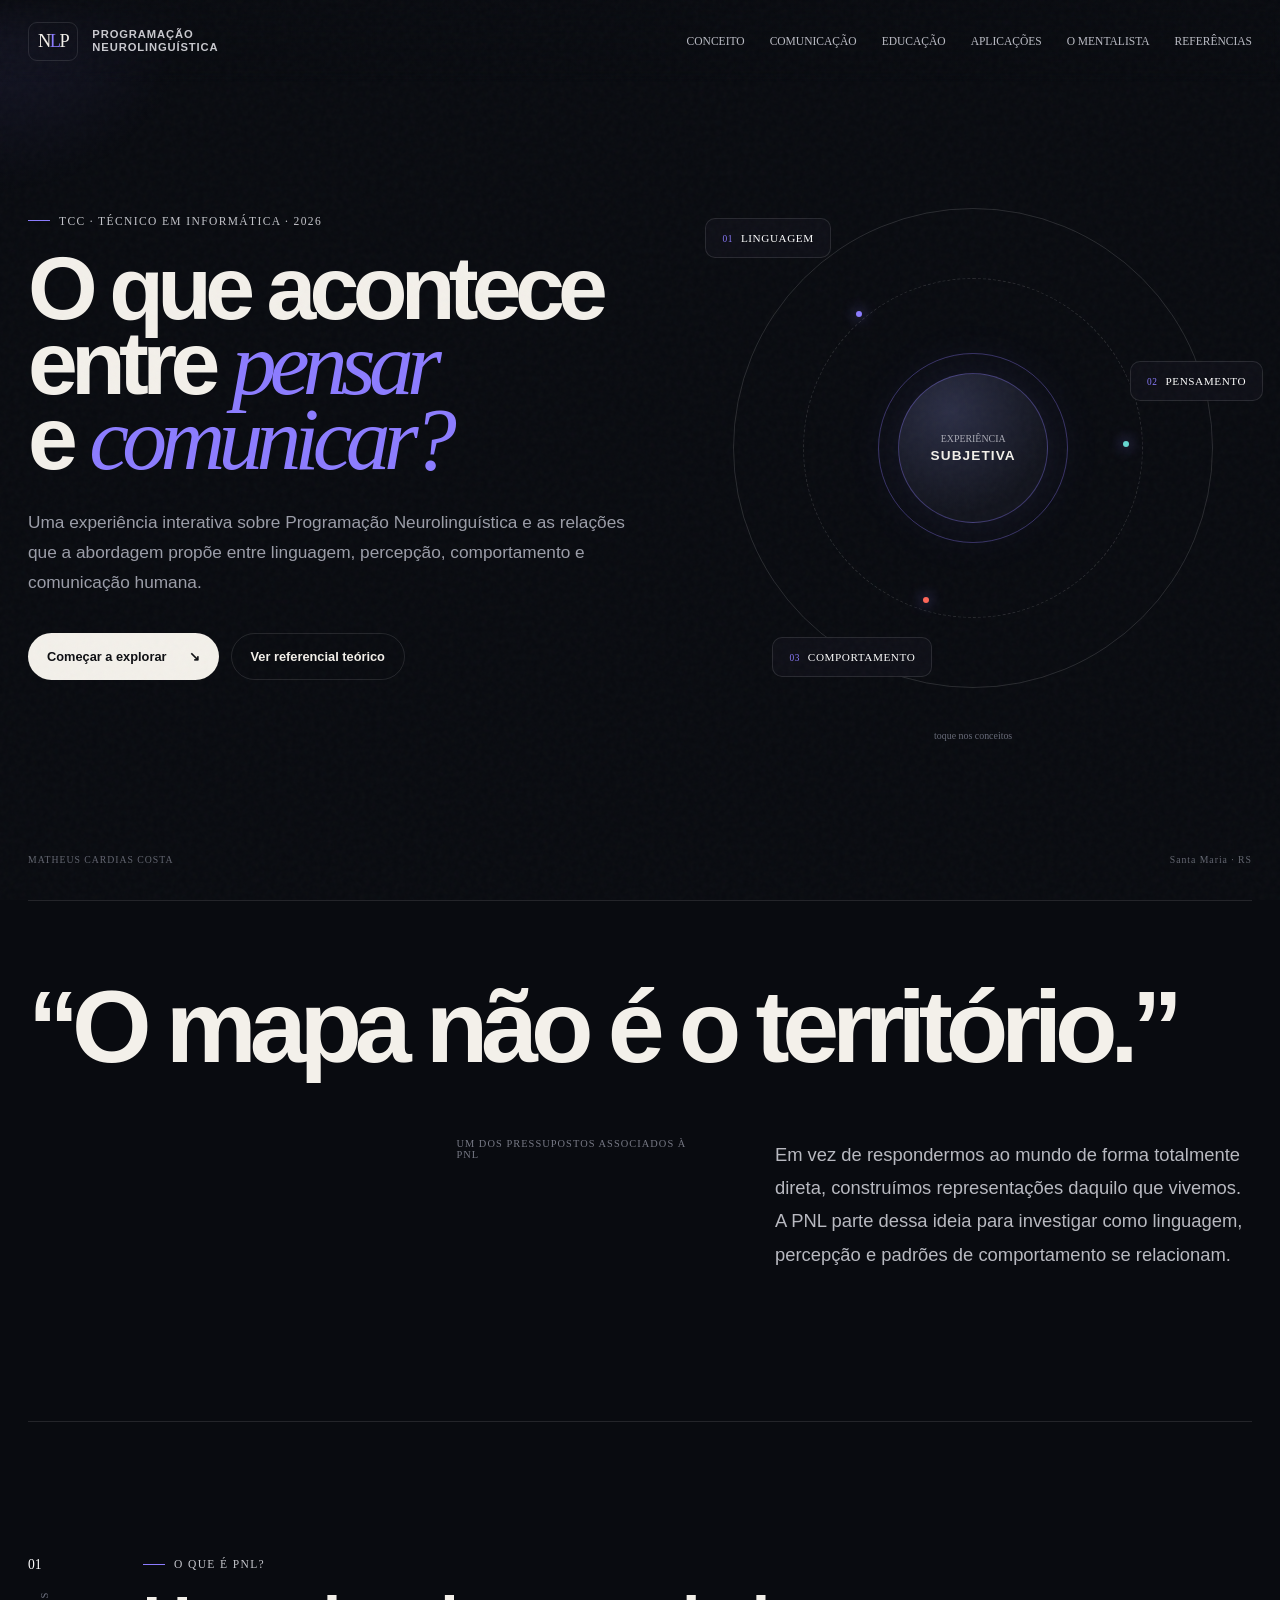
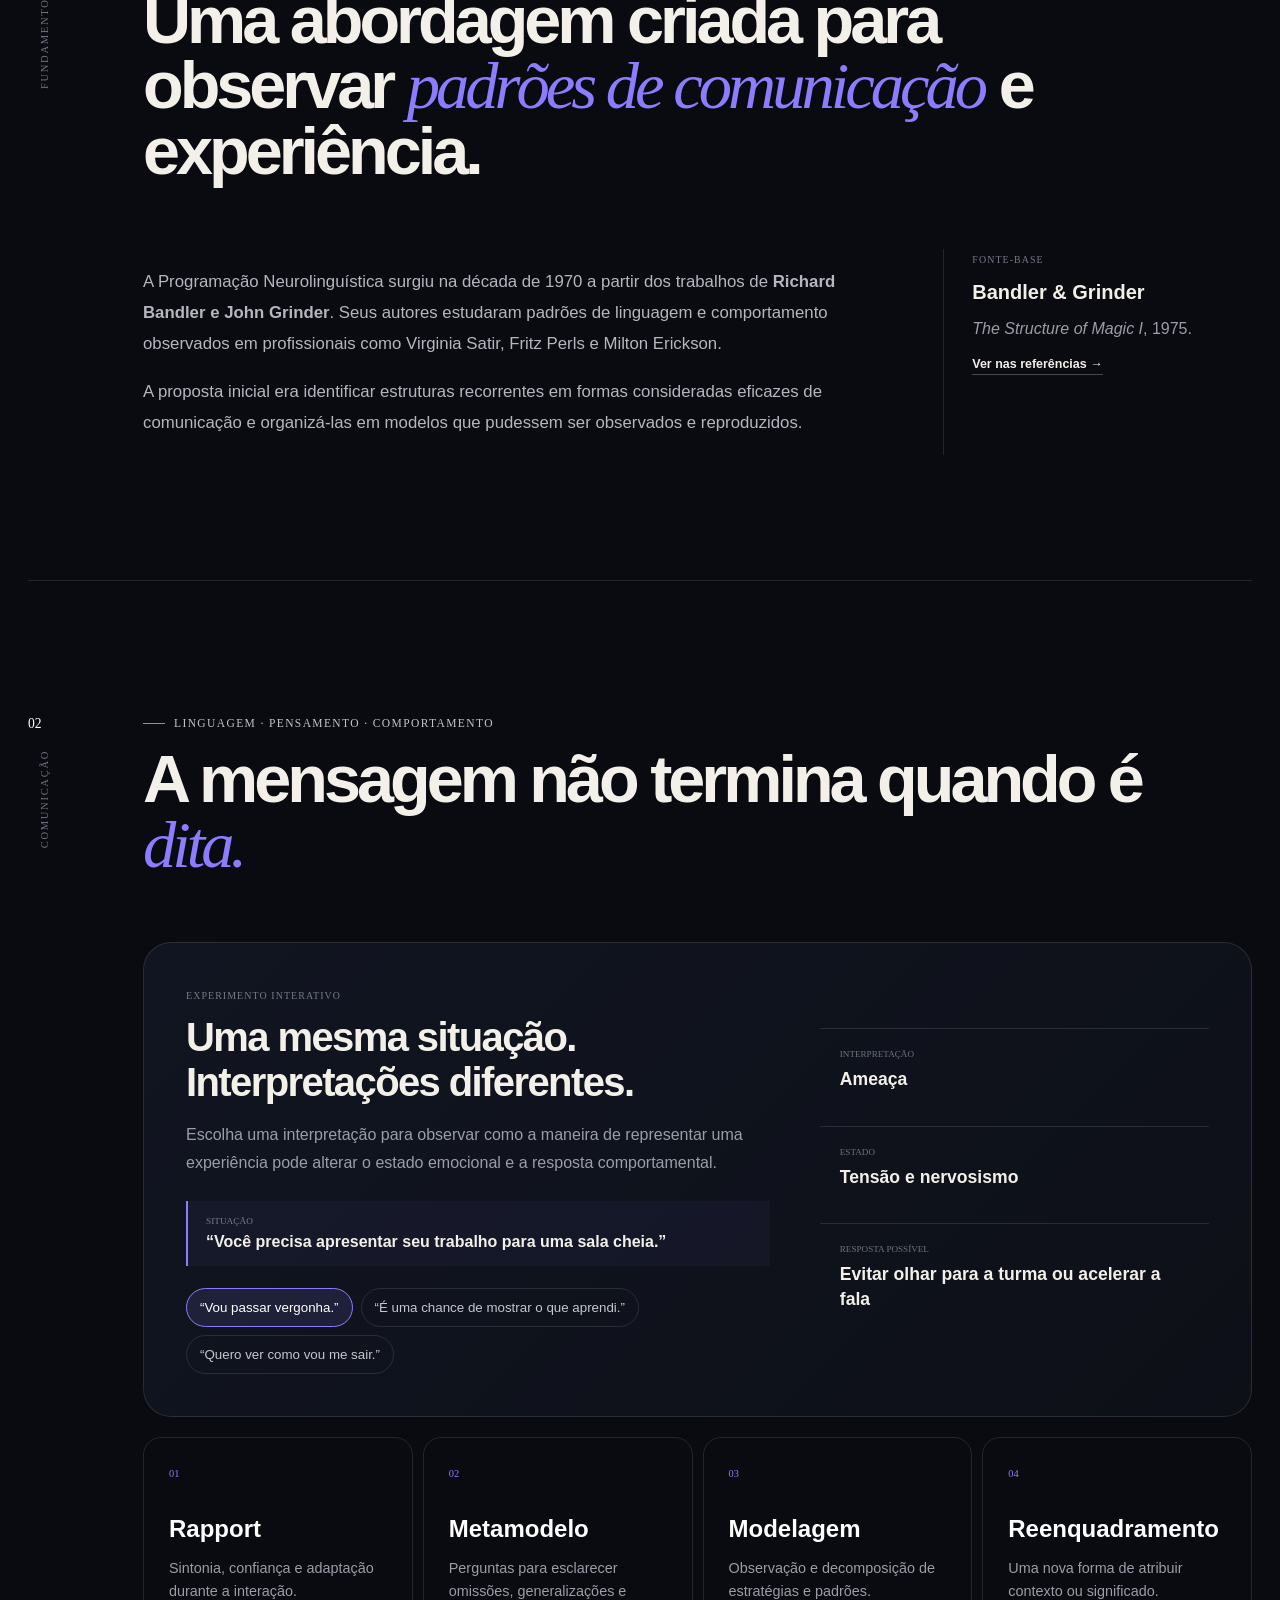
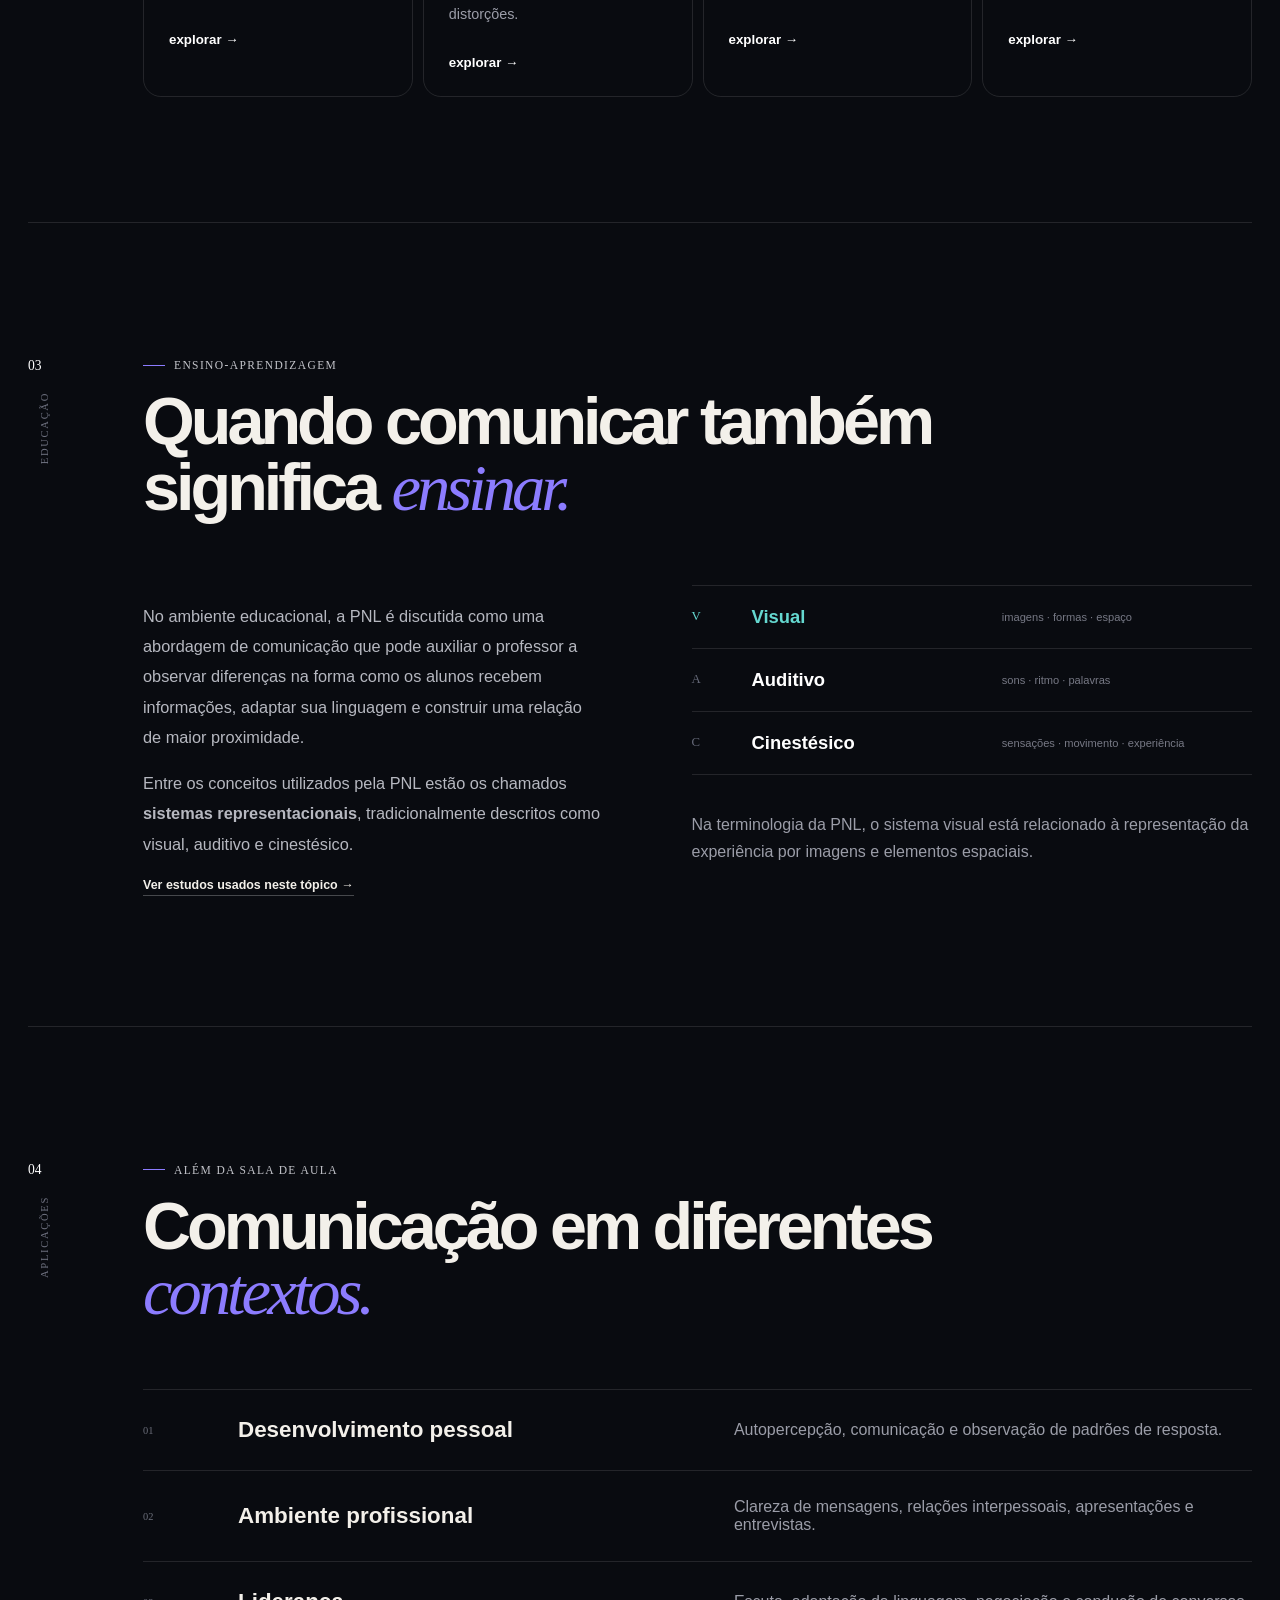
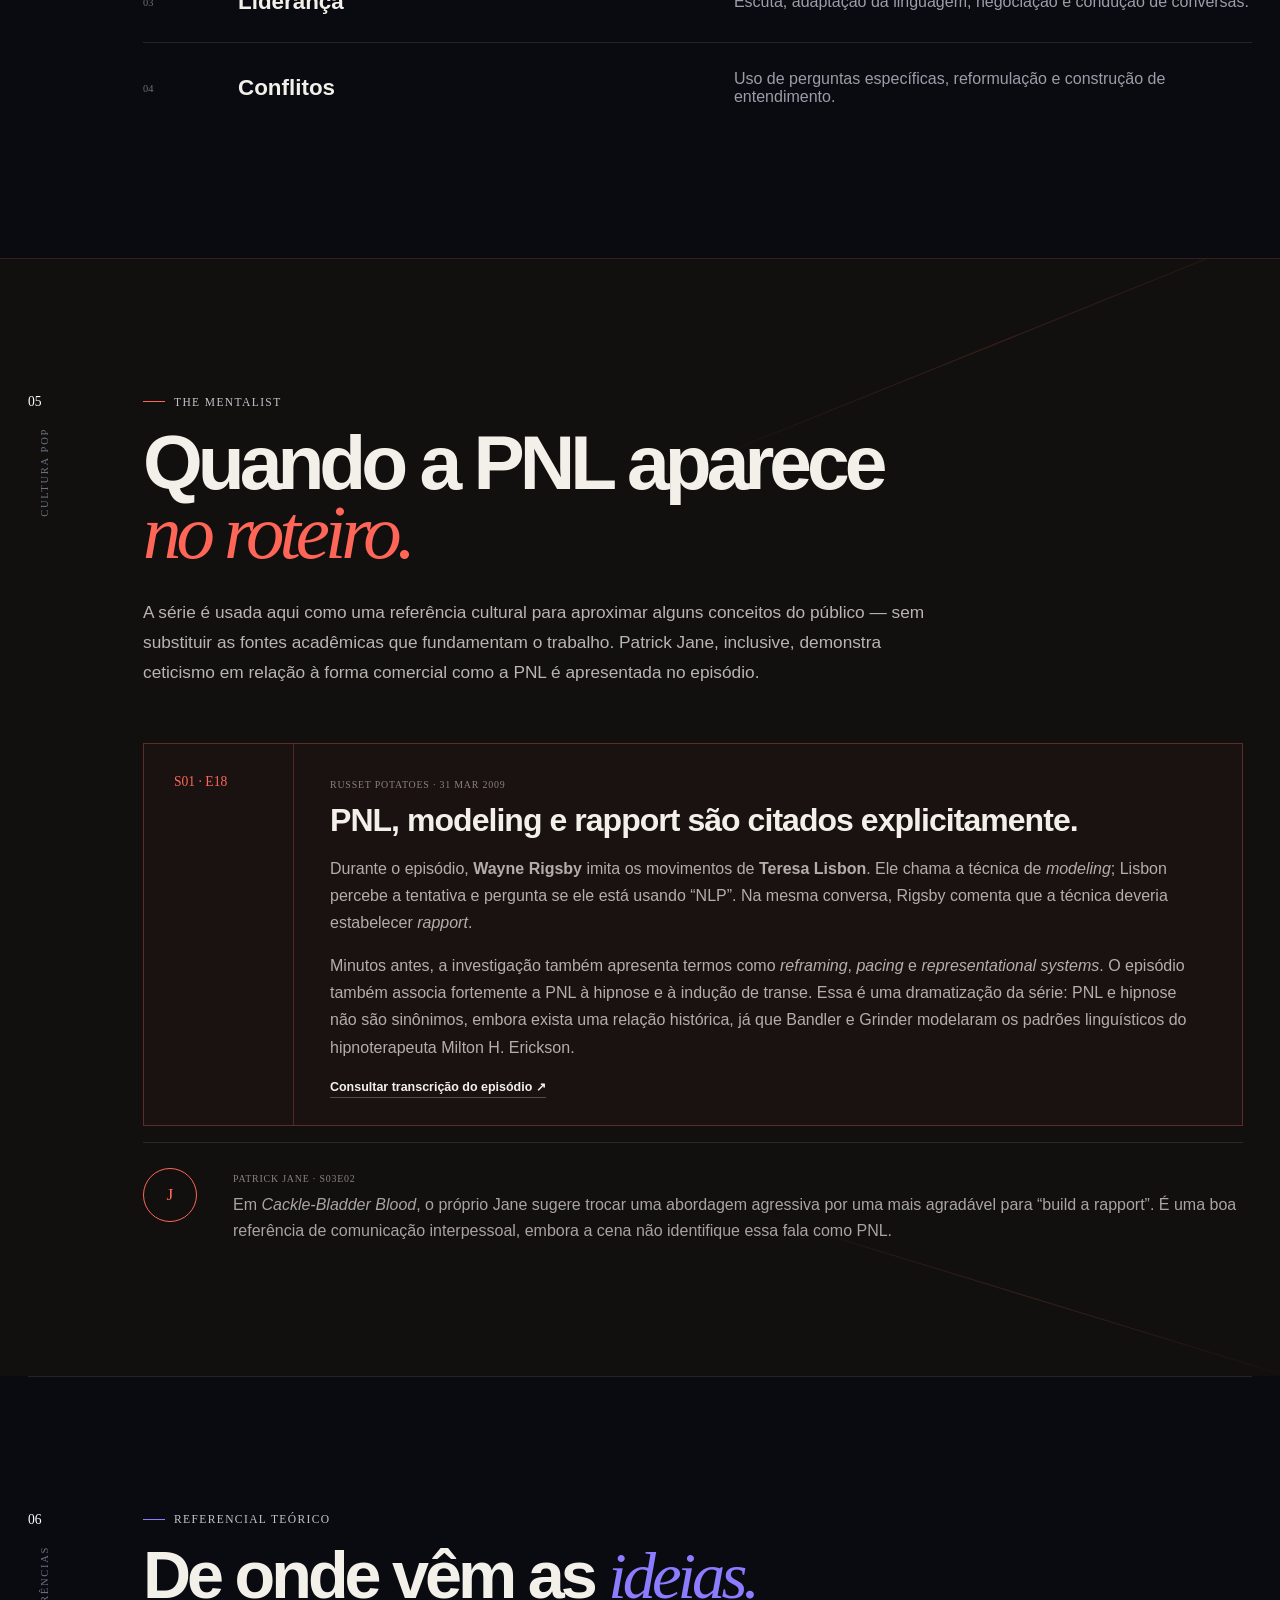
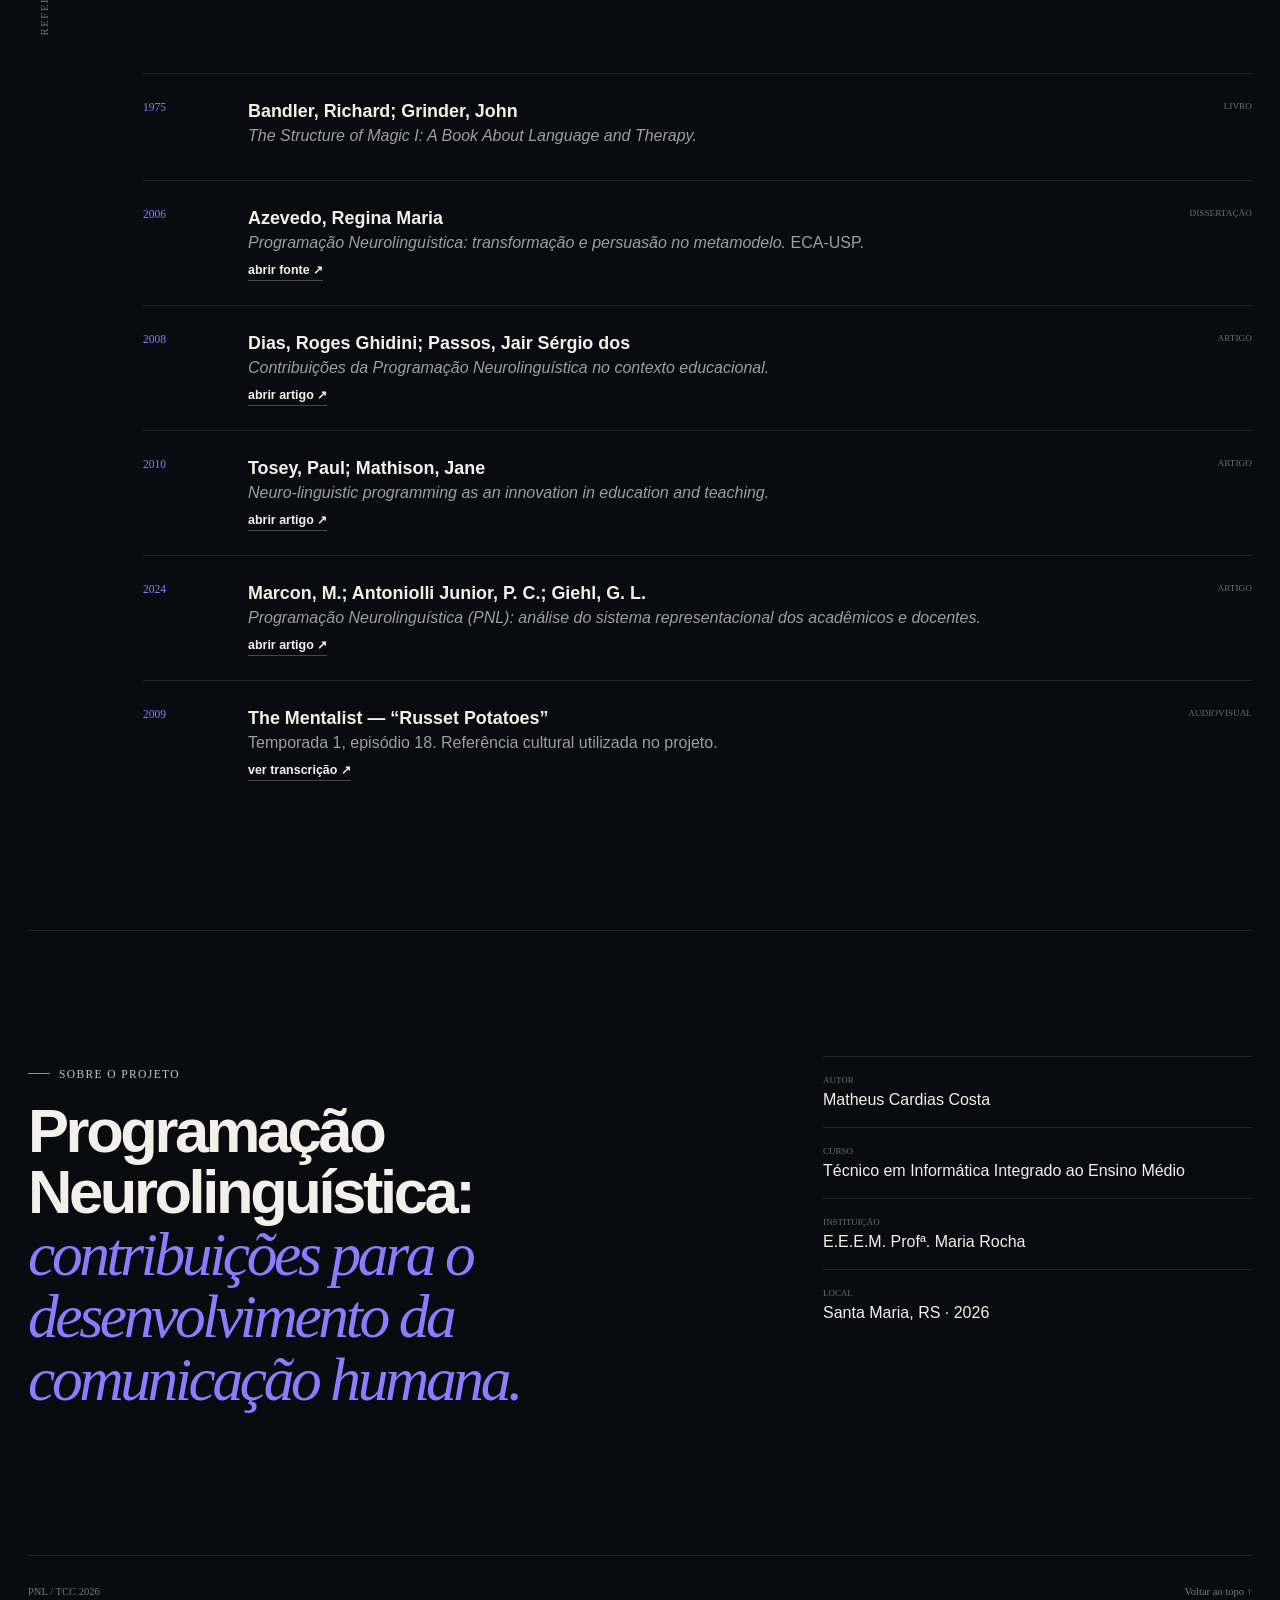
<file: index (1).html>
<!DOCTYPE html>
<html lang="pt-BR">
<head>
  <meta charset="UTF-8" />
  <meta name="viewport" content="width=device-width, initial-scale=1.0" />
  <meta name="description" content="Programação Neurolinguística: contribuições para o desenvolvimento da comunicação humana. Site informativo do TCC de Matheus Cardias Costa." />
  <title>PNL — Comunicação, percepção e comportamento</title>
  <style>
:root {
  --bg:#090b10; --panel:#10131b; --panel2:#151925; --text:#f3f0ea; --muted:#9b9da8;
  --line:rgba(255,255,255,.11); --violet:#8c7cff; --cyan:#65d8d0; --warm:#ff6658;
  --max:1280px;
}
*{box-sizing:border-box} html{scroll-behavior:smooth} body{margin:0;background:var(--bg);color:var(--text);font-family:Inter,Segoe UI,Arial,Helvetica,sans-serif;overflow-x:hidden}
a{color:inherit}.noise{position:fixed;inset:0;pointer-events:none;z-index:100;opacity:.035;background-image:url("data:image/svg+xml,%3Csvg viewBox='0 0 180 180' xmlns='http://www.w3.org/2000/svg'%3E%3Cfilter id='n'%3E%3CfeTurbulence type='fractalNoise' baseFrequency='.9' numOctaves='4' stitchTiles='stitch'/%3E%3C/filter%3E%3Crect width='100%25' height='100%25' filter='url(%23n)' opacity='.9'/%3E%3C/svg%3E")}.cursor-glow{position:fixed;width:420px;height:420px;border-radius:50%;background:radial-gradient(circle,rgba(140,124,255,.11),transparent 65%);pointer-events:none;z-index:-1;transform:translate(-50%,-50%)}
.site-header{position:fixed;top:0;left:0;right:0;z-index:50;height:82px;display:flex;align-items:center;justify-content:space-between;padding:0 max(28px,calc((100vw - var(--max))/2));background:linear-gradient(to bottom,rgba(9,11,16,.92),rgba(9,11,16,.35),transparent);backdrop-filter:blur(6px)}.brand{display:flex;gap:14px;align-items:center;text-decoration:none}.brand-symbol{font:500 1.15rem Consolas;border:1px solid var(--line);padding:8px 9px;border-radius:9px;letter-spacing:-.08em}.brand-symbol span{color:var(--violet)}.brand-copy{font-size:.7rem;line-height:1.12;font-weight:800;text-transform:uppercase;letter-spacing:.08em;color:#c9c9cf}.nav{display:flex;gap:25px}.nav a{text-decoration:none;font:500 .72rem Consolas;text-transform:uppercase;color:#bbbcc5;transition:.2s}.nav a:hover{color:white}.menu-toggle{display:none;border:0;background:none;width:44px;height:44px}.menu-toggle span{display:block;width:22px;height:1px;background:#fff;margin:7px auto}
.section{position:relative;width:min(calc(100% - 56px),var(--max));margin:auto;padding:125px 0}.eyebrow{font:500 .72rem Consolas;letter-spacing:.12em;color:#c3c4ca;display:flex;align-items:center;gap:9px}.eyebrow span{width:22px;height:1px;background:var(--violet)}.eyebrow.warm span{background:var(--warm)}.section-side{position:absolute;left:0;top:135px;width:70px;font:400 .66rem Consolas;color:#6f7280}.section-side span{color:white;font-size:.85rem}.section-side p{writing-mode:vertical-rl;transform:rotate(180deg);letter-spacing:.16em;margin-top:18px}.section-heading{margin-left:115px;max-width:1020px}.section-heading h2{font-size:clamp(2.8rem,5.2vw,5.7rem);line-height:.98;letter-spacing:-.06em;margin:18px 0 65px;font-weight:600}.section-heading h2 em,.project-section h2 em{font-family:Georgia,serif;font-weight:400;color:var(--violet)}
.hero{min-height:100vh;display:grid;grid-template-columns:1.05fr .95fr;gap:50px;align-items:center;padding-top:120px}.hero h1{font-size:clamp(4rem,7vw,7.8rem);line-height:.84;letter-spacing:-.075em;margin:24px 0 30px;font-weight:700}.hero h1 em{font-family:Georgia,serif;font-weight:400;color:var(--violet)}.hero-lead{max-width:700px;font-size:1.08rem;line-height:1.75;color:var(--muted)}.hero-actions{display:flex;gap:12px;margin-top:36px}.button{display:inline-flex;gap:22px;align-items:center;padding:15px 19px;border-radius:999px;text-decoration:none;font-size:.8rem;font-weight:800}.button.primary{background:var(--text);color:#0d0e12}.button.ghost{border:1px solid var(--line)}.hero-visual{position:relative;min-height:620px;display:grid;place-items:center}.visual-ring{position:absolute;border:1px solid rgba(255,255,255,.13);border-radius:50%}.ring-one{width:480px;height:480px}.ring-two{width:340px;height:340px;border-style:dashed;animation:rotate 30s linear infinite}.ring-three{width:190px;height:190px;border-color:rgba(140,124,255,.35)}@keyframes rotate{to{transform:rotate(360deg)}}.visual-core{width:150px;height:150px;border-radius:50%;background:radial-gradient(circle at 35% 25%,#2b2e45,#12141d 70%);display:grid;place-content:center;text-align:center;border:1px solid rgba(140,124,255,.35);box-shadow:0 0 60px rgba(140,124,255,.11);z-index:3}.visual-core span{font:400 .62rem Consolas;color:#a9aab4}.visual-core strong{font-size:.85rem;letter-spacing:.08em;margin-top:4px}.concept-node{position:absolute;border:1px solid var(--line);background:rgba(15,17,24,.88);backdrop-filter:blur(9px);color:white;padding:13px 16px;border-radius:10px;font:500 .7rem Consolas;letter-spacing:.05em;cursor:pointer;transition:.25s}.concept-node small{color:var(--violet);margin-right:8px}.concept-node:hover{transform:translateY(-4px);border-color:var(--violet)}.node-language{top:13%;left:2%}.node-thought{right:-2%;top:36%}.node-behavior{bottom:13%;left:14%}.visual-hint{position:absolute;bottom:1%;font:400 .62rem Consolas;color:#666977}.signal{position:absolute;width:6px;height:6px;background:var(--violet);border-radius:50%;box-shadow:0 0 14px var(--violet)}.signal-a{top:28%;left:29%}.signal-b{right:22%;top:49%;background:var(--cyan)}.signal-c{bottom:25%;left:41%;background:var(--warm)}.hero-foot{position:absolute;bottom:35px;left:0;right:0;display:flex;justify-content:space-between;font:400 .61rem Consolas;color:#626570;letter-spacing:.1em}
.manifesto{padding-top:80px;padding-bottom:150px;border-top:1px solid var(--line)}.big-quote{font-size:clamp(3.7rem,8vw,9rem);letter-spacing:-.07em;line-height:.9;margin:0;font-weight:600}.manifesto-grid{display:grid;grid-template-columns:1fr 2fr;gap:80px;margin:65px 0 0 35%}.manifesto-grid span{font:400 .65rem Consolas;color:#777985;letter-spacing:.1em}.manifesto-grid p{font-size:1.15rem;color:#b8b9c0;line-height:1.8;margin:0}
.content-section,.communication-section,.education-section,.applications-section,.references-section{border-top:1px solid var(--line)}.content-columns{margin-left:115px;display:grid;grid-template-columns:1.4fr .6fr;gap:80px}.content-columns>div p{font-size:1.05rem;line-height:1.85;color:#b5b7c0}.source-note{border-left:1px solid var(--line);padding-left:28px}.source-note span,.micro-label{font:500 .62rem Consolas;color:#777a88;letter-spacing:.11em}.source-note strong{display:block;font-size:1.25rem;margin:14px 0 4px}.source-note p{color:var(--muted)}.source-note a,.inline-link,.case-copy a,.reference-list a{font-size:.78rem;font-weight:800;text-decoration:none;border-bottom:1px solid rgba(255,255,255,.25);padding-bottom:3px}
.communication-lab{margin-left:115px;background:linear-gradient(135deg,#111521,#0d1017);border:1px solid var(--line);border-radius:28px;padding:42px;display:grid;grid-template-columns:1.2fr .8fr;gap:50px}.lab-copy h3{font-size:2.5rem;letter-spacing:-.04em;margin:12px 0}.lab-copy>p{color:var(--muted);line-height:1.7}.scenario-box{margin-top:25px;border-left:2px solid var(--violet);padding:15px 18px;background:rgba(140,124,255,.05)}.scenario-box small{display:block;font:500 .58rem Consolas;color:#777a88;margin-bottom:7px}.choice-row{display:flex;flex-wrap:wrap;gap:8px;margin-top:22px}.choice{border:1px solid var(--line);background:transparent;color:#c6c7ce;border-radius:999px;padding:11px 13px;cursor:pointer}.choice.active{border-color:var(--violet);background:rgba(140,124,255,.12);color:white}.lab-result{display:grid;align-content:center;gap:14px}.lab-result>div{padding:20px;border-top:1px solid var(--line)}.lab-result small{font:500 .57rem Consolas;color:#707380;display:block;margin-bottom:8px}.lab-result strong{font-size:1.1rem;line-height:1.4}.tool-cards{margin:20px 0 0 115px;display:grid;grid-template-columns:repeat(4,1fr);gap:10px}.tool-card{padding:25px;border:1px solid var(--line);border-radius:18px;background:transparent;color:white;text-align:left;min-height:245px;transition:.25s}.tool-card:hover{background:var(--panel);transform:translateY(-4px)}.tool-card>span{font:400 .65rem Consolas;color:var(--violet)}.tool-card h3{font-size:1.5rem;margin:34px 0 8px}.tool-card p{color:var(--muted);line-height:1.6;font-size:.9rem}.tool-card button{border:0;background:none;padding:0;color:white;font-weight:800;cursor:pointer;margin-top:14px}
.education-grid{margin-left:115px;display:grid;grid-template-columns:.9fr 1.1fr;gap:90px}.education-copy p{font-size:1.02rem;color:#b6b8c0;line-height:1.85}.representations{border-top:1px solid var(--line)}.representation{width:100%;display:grid;grid-template-columns:60px 1fr 1fr;align-items:center;text-align:left;background:transparent;color:white;border:0;border-bottom:1px solid var(--line);padding:20px 0;cursor:pointer;transition:.2s}.representation span{font:500 .8rem Consolas;color:#666a79}.representation strong{font-size:1.15rem}.representation small{color:#777985}.representation.active span,.representation.active strong{color:var(--cyan)}#rep-description{padding:20px 0;color:var(--muted);line-height:1.7}
.application-list{margin-left:115px}.application-list article{display:grid;grid-template-columns:70px 1fr 1.1fr;gap:25px;align-items:center;padding:27px 0;border-top:1px solid var(--line)}.application-list article span{font:400 .65rem Consolas;color:#6b6e7a}.application-list h3{font-size:1.4rem;margin:0}.application-list p{margin:0;color:var(--muted)}
.mentalist-section{width:100%;max-width:none;background:#11100f;padding-left:max(28px,calc((100vw - var(--max))/2));padding-right:max(28px,calc((100vw - var(--max))/2));overflow:hidden;border-top:1px solid rgba(255,102,88,.16)}.mentalist-section .section-side{left:max(28px,calc((100vw - var(--max))/2))}.mentalist-main{margin-left:115px;max-width:1100px}.mentalist-main h2{font-size:clamp(3.4rem,6vw,6.8rem);line-height:.9;letter-spacing:-.065em;margin:20px 0 30px}.mentalist-main h2 em{font-family:Georgia,serif;color:var(--warm);font-weight:400}.mentalist-lead{max-width:800px;color:#b9b4b0;font-size:1.08rem;line-height:1.75}.case-file{margin-top:55px;border:1px solid rgba(255,102,88,.3);background:rgba(255,102,88,.035);display:grid;grid-template-columns:150px 1fr}.case-stamp{font:500 .85rem Consolas;color:var(--warm);padding:30px;border-right:1px solid rgba(255,102,88,.25)}.case-copy{padding:30px 36px}.case-copy small,.jane-note small{font:500 .62rem Consolas;color:#8d817d;letter-spacing:.08em}.case-copy h3{font-size:2rem;letter-spacing:-.03em;margin:10px 0}.case-copy p{color:#b4adaa;line-height:1.7}.jane-note{margin-top:16px;display:grid;grid-template-columns:70px 1fr;gap:20px;border-top:1px solid rgba(255,255,255,.1);padding-top:25px}.jane-symbol{width:54px;height:54px;border-radius:50%;border:1px solid var(--warm);display:grid;place-items:center;font:500 1.1rem Consolas;color:var(--warm)}.jane-note p{margin:6px 0;color:#aaa3a0;line-height:1.65}.red-thread{position:absolute;height:1px;background:linear-gradient(90deg,transparent,var(--warm),transparent);opacity:.18;transform-origin:left}.thread-one{width:750px;right:-130px;top:220px;transform:rotate(-22deg)}.thread-two{width:620px;right:-70px;bottom:170px;transform:rotate(17deg)}
.reference-list{margin-left:115px}.reference-list article{display:grid;grid-template-columns:80px 1fr 120px;gap:25px;padding:27px 0;border-top:1px solid var(--line);align-items:start}.reference-list>article>span{font:500 .72rem Consolas;color:var(--violet)}.reference-list h3{margin:0 0 5px;font-size:1.12rem}.reference-list p{margin:0 0 8px;color:var(--muted)}.reference-list>article>small{text-align:right;font:500 .58rem Consolas;color:#696c78}.project-section{border-top:1px solid var(--line);display:grid;grid-template-columns:1.25fr .75fr;gap:80px}.project-section h2{font-size:clamp(2.8rem,4.8vw,5rem);line-height:1;letter-spacing:-.055em;margin:20px 0}.project-meta p{border-top:1px solid var(--line);padding:18px 0;margin:0}.project-meta span{display:block;font:500 .56rem Consolas;color:#686b77;margin-bottom:6px}footer{width:min(calc(100% - 56px),var(--max));margin:auto;padding:30px 0 45px;border-top:1px solid var(--line);display:flex;justify-content:space-between;font:400 .66rem Consolas;color:#757884}footer a{text-decoration:none}
.modal{position:fixed;inset:0;z-index:80;display:grid;place-items:center;opacity:0;visibility:hidden;transition:.2s}.modal.open{opacity:1;visibility:visible}.modal-backdrop{position:absolute;inset:0;background:rgba(0,0,0,.72);backdrop-filter:blur(8px)}.modal-card{position:relative;z-index:2;width:min(540px,calc(100% - 30px));background:#151822;border:1px solid var(--line);border-radius:22px;padding:35px;box-shadow:0 30px 100px rgba(0,0,0,.5)}.modal-card h3{font-size:2.2rem;margin:12px 0}.modal-card p{color:var(--muted);line-height:1.75}.modal-close{position:absolute;right:16px;top:12px;border:0;background:none;color:white;font-size:1.6rem;cursor:pointer}.reveal{opacity:1;transform:none}
@media(max-width:980px){.nav{display:none;position:absolute;top:70px;right:20px;padding:20px;background:#11141c;border:1px solid var(--line);border-radius:16px;flex-direction:column}.nav.open{display:flex}.menu-toggle{display:block}.hero{grid-template-columns:1fr;padding-top:135px}.hero-visual{min-height:480px}.hero-foot{position:static;margin-top:30px}.section-side{display:none}.section-heading,.content-columns,.communication-lab,.tool-cards,.education-grid,.application-list,.mentalist-main,.reference-list{margin-left:0}.content-columns,.education-grid{grid-template-columns:1fr}.communication-lab{grid-template-columns:1fr}.tool-cards{grid-template-columns:1fr 1fr}.project-section{grid-template-columns:1fr}.manifesto-grid{margin-left:0}.case-file{grid-template-columns:1fr}.case-stamp{border-right:0;border-bottom:1px solid rgba(255,102,88,.25)}}
@media(max-width:640px){.section{width:min(calc(100% - 28px),var(--max));padding:90px 0}.site-header{padding:0 15px}.brand-copy{display:none}.hero{padding-top:115px}.hero h1{font-size:clamp(3.6rem,17vw,5.2rem)}.hero-actions{flex-direction:column;align-items:flex-start}.hero-visual{min-height:390px;transform:scale(.86);margin:-20px}.ring-one{width:390px;height:390px}.ring-two{width:280px;height:280px}.manifesto-grid{grid-template-columns:1fr;gap:18px}.section-heading h2{font-size:3rem}.content-columns{gap:35px}.tool-cards{grid-template-columns:1fr}.communication-lab{padding:25px}.application-list article{grid-template-columns:45px 1fr}.application-list p{grid-column:2}.representation{grid-template-columns:45px 1fr}.representation small{grid-column:2}.mentalist-section{padding-left:14px;padding-right:14px}.case-copy{padding:24px}.case-copy h3{font-size:1.6rem}.reference-list article{grid-template-columns:60px 1fr}.reference-list>article>small{display:none}.project-section{gap:25px}.cursor-glow{display:none}}

</style>
</head>
<body>
  <div class="noise" aria-hidden="true"></div>
  <div class="cursor-glow" aria-hidden="true"></div>

  <header class="site-header">
    <a class="brand" href="#inicio" aria-label="Voltar ao início">
      <span class="brand-symbol">N<span>L</span>P</span>
      <span class="brand-copy">Programação<br>Neurolinguística</span>
    </a>

    <button class="menu-toggle" aria-label="Abrir menu" aria-expanded="false">
      <span></span><span></span>
    </button>

    <nav class="nav" aria-label="Navegação principal">
      <a href="#conceito">Conceito</a>
      <a href="#comunicacao">Comunicação</a>
      <a href="#educacao">Educação</a>
      <a href="#aplicacoes">Aplicações</a>
      <a href="#mentalista">O Mentalista</a>
      <a href="#referencias">Referências</a>
    </nav>
  </header>

  <main>
    <section id="inicio" class="hero section">
      <div class="hero-copy reveal">
        <div class="eyebrow"><span></span> TCC · TÉCNICO EM INFORMÁTICA · 2026</div>
        <h1>O que acontece<br>entre <em>pensar</em><br>e <em>comunicar?</em></h1>
        <p class="hero-lead">Uma experiência interativa sobre Programação Neurolinguística e as relações que a abordagem propõe entre linguagem, percepção, comportamento e comunicação humana.</p>
        <div class="hero-actions">
          <a class="button primary" href="#conceito">Começar a explorar <span>↘</span></a>
          <a class="button ghost" href="#referencias">Ver referencial teórico</a>
        </div>
      </div>

      <div class="hero-visual reveal" aria-label="Diagrama interativo de PNL">
        <div class="visual-ring ring-one"></div>
        <div class="visual-ring ring-two"></div>
        <div class="visual-ring ring-three"></div>
        <div class="signal signal-a"></div>
        <div class="signal signal-b"></div>
        <div class="signal signal-c"></div>
        <button class="concept-node node-language" data-node="linguagem"><small>01</small>LINGUAGEM</button>
        <button class="concept-node node-thought" data-node="pensamento"><small>02</small>PENSAMENTO</button>
        <button class="concept-node node-behavior" data-node="comportamento"><small>03</small>COMPORTAMENTO</button>
        <div class="visual-core"><span>EXPERIÊNCIA</span><strong>SUBJETIVA</strong></div>
        <p class="visual-hint">toque nos conceitos</p>
      </div>

      <div class="hero-foot">
        <span>MATHEUS CARDIAS COSTA</span>
        <span>Santa Maria · RS</span>
      </div>
    </section>

    <section class="manifesto section reveal">
      <p class="big-quote">“O mapa não é o território.”</p>
      <div class="manifesto-grid">
        <span>UM DOS PRESSUPOSTOS ASSOCIADOS À PNL</span>
        <p>Em vez de respondermos ao mundo de forma totalmente direta, construímos representações daquilo que vivemos. A PNL parte dessa ideia para investigar como linguagem, percepção e padrões de comportamento se relacionam.</p>
      </div>
    </section>

    <section id="conceito" class="section content-section">
      <div class="section-side"><span>01</span><p>FUNDAMENTOS</p></div>
      <div class="section-heading reveal">
        <p class="eyebrow"><span></span> O QUE É PNL?</p>
        <h2>Uma abordagem criada para observar <em>padrões de comunicação</em> e experiência.</h2>
      </div>
      <div class="content-columns reveal">
        <div>
          <p>A Programação Neurolinguística surgiu na década de 1970 a partir dos trabalhos de <strong>Richard Bandler e John Grinder</strong>. Seus autores estudaram padrões de linguagem e comportamento observados em profissionais como Virginia Satir, Fritz Perls e Milton Erickson.</p>
          <p>A proposta inicial era identificar estruturas recorrentes em formas consideradas eficazes de comunicação e organizá-las em modelos que pudessem ser observados e reproduzidos.</p>
        </div>
        <aside class="source-note">
          <span>FONTE-BASE</span>
          <strong>Bandler & Grinder</strong>
          <p><em>The Structure of Magic I</em>, 1975.</p>
          <a href="#ref-bandler">Ver nas referências →</a>
        </aside>
      </div>
    </section>

    <section id="comunicacao" class="section communication-section">
      <div class="section-side"><span>02</span><p>COMUNICAÇÃO</p></div>
      <div class="section-heading reveal">
        <p class="eyebrow"><span></span> LINGUAGEM · PENSAMENTO · COMPORTAMENTO</p>
        <h2>A mensagem não termina quando é <em>dita.</em></h2>
      </div>

      <div class="communication-lab reveal">
        <div class="lab-copy">
          <span class="micro-label">EXPERIMENTO INTERATIVO</span>
          <h3>Uma mesma situação.<br>Interpretações diferentes.</h3>
          <p>Escolha uma interpretação para observar como a maneira de representar uma experiência pode alterar o estado emocional e a resposta comportamental.</p>
          <div class="scenario-box">
            <small>SITUAÇÃO</small>
            <strong>“Você precisa apresentar seu trabalho para uma sala cheia.”</strong>
          </div>
          <div class="choice-row">
            <button class="choice active" data-scenario="ameaça">“Vou passar vergonha.”</button>
            <button class="choice" data-scenario="oportunidade">“É uma chance de mostrar o que aprendi.”</button>
            <button class="choice" data-scenario="curiosidade">“Quero ver como vou me sair.”</button>
          </div>
        </div>

        <div class="lab-result" id="lab-result">
          <div><small>INTERPRETAÇÃO</small><strong id="result-interpretation">Ameaça</strong></div>
          <div><small>ESTADO</small><strong id="result-state">Tensão e nervosismo</strong></div>
          <div><small>RESPOSTA POSSÍVEL</small><strong id="result-behavior">Evitar olhar para a turma ou acelerar a fala</strong></div>
        </div>
      </div>

      <div class="tool-cards">
        <article class="tool-card reveal" data-tech="rapport">
          <span>01</span><h3>Rapport</h3>
          <p>Sintonia, confiança e adaptação durante a interação.</p><button>explorar →</button>
        </article>
        <article class="tool-card reveal" data-tech="metamodelo">
          <span>02</span><h3>Metamodelo</h3>
          <p>Perguntas para esclarecer omissões, generalizações e distorções.</p><button>explorar →</button>
        </article>
        <article class="tool-card reveal" data-tech="modelagem">
          <span>03</span><h3>Modelagem</h3>
          <p>Observação e decomposição de estratégias e padrões.</p><button>explorar →</button>
        </article>
        <article class="tool-card reveal" data-tech="reenquadramento">
          <span>04</span><h3>Reenquadramento</h3>
          <p>Uma nova forma de atribuir contexto ou significado.</p><button>explorar →</button>
        </article>
      </div>
    </section>

    <section id="educacao" class="section education-section">
      <div class="section-side"><span>03</span><p>EDUCAÇÃO</p></div>
      <div class="section-heading reveal">
        <p class="eyebrow"><span></span> ENSINO-APRENDIZAGEM</p>
        <h2>Quando comunicar também significa <em>ensinar.</em></h2>
      </div>

      <div class="education-grid reveal">
        <div class="education-copy">
          <p>No ambiente educacional, a PNL é discutida como uma abordagem de comunicação que pode auxiliar o professor a observar diferenças na forma como os alunos recebem informações, adaptar sua linguagem e construir uma relação de maior proximidade.</p>
          <p>Entre os conceitos utilizados pela PNL estão os chamados <strong>sistemas representacionais</strong>, tradicionalmente descritos como visual, auditivo e cinestésico.</p>
          <a class="inline-link" href="#ref-educacao">Ver estudos usados neste tópico →</a>
        </div>
        <div class="representations">
          <button class="representation active" data-rep="visual"><span>V</span><strong>Visual</strong><small>imagens · formas · espaço</small></button>
          <button class="representation" data-rep="auditivo"><span>A</span><strong>Auditivo</strong><small>sons · ritmo · palavras</small></button>
          <button class="representation" data-rep="cinestesico"><span>C</span><strong>Cinestésico</strong><small>sensações · movimento · experiência</small></button>
          <p id="rep-description">Na terminologia da PNL, o sistema visual está relacionado à representação da experiência por imagens e elementos espaciais.</p>
        </div>
      </div>
    </section>

    <section id="aplicacoes" class="section applications-section">
      <div class="section-side"><span>04</span><p>APLICAÇÕES</p></div>
      <div class="section-heading reveal">
        <p class="eyebrow"><span></span> ALÉM DA SALA DE AULA</p>
        <h2>Comunicação em diferentes <em>contextos.</em></h2>
      </div>

      <div class="application-list reveal">
        <article><span>01</span><h3>Desenvolvimento pessoal</h3><p>Autopercepção, comunicação e observação de padrões de resposta.</p></article>
        <article><span>02</span><h3>Ambiente profissional</h3><p>Clareza de mensagens, relações interpessoais, apresentações e entrevistas.</p></article>
        <article><span>03</span><h3>Liderança</h3><p>Escuta, adaptação da linguagem, negociação e condução de conversas.</p></article>
        <article><span>04</span><h3>Conflitos</h3><p>Uso de perguntas específicas, reformulação e construção de entendimento.</p></article>
      </div>
    </section>

    <section id="mentalista" class="section mentalist-section">
      <div class="red-thread thread-one"></div><div class="red-thread thread-two"></div>
      <div class="section-side"><span>05</span><p>CULTURA POP</p></div>
      <div class="mentalist-main reveal">
        <p class="eyebrow warm"><span></span> THE MENTALIST</p>
        <h2>Quando a PNL aparece<br><em>no roteiro.</em></h2>
        <p class="mentalist-lead">A série é usada aqui como uma referência cultural para aproximar alguns conceitos do público — sem substituir as fontes acadêmicas que fundamentam o trabalho. Patrick Jane, inclusive, demonstra ceticismo em relação à forma comercial como a PNL é apresentada no episódio.</p>

        <div class="case-file">
          <div class="case-stamp">S01 · E18</div>
          <div class="case-copy">
            <small>RUSSET POTATOES · 31 MAR 2009</small>
            <h3>PNL, modeling e rapport são citados explicitamente.</h3>
            <p>Durante o episódio, <strong>Wayne Rigsby</strong> imita os movimentos de <strong>Teresa Lisbon</strong>. Ele chama a técnica de <em>modeling</em>; Lisbon percebe a tentativa e pergunta se ele está usando “NLP”. Na mesma conversa, Rigsby comenta que a técnica deveria estabelecer <em>rapport</em>.</p>
            <p>Minutos antes, a investigação também apresenta termos como <em>reframing</em>, <em>pacing</em> e <em>representational systems</em>. O episódio também associa fortemente a PNL à hipnose e à indução de transe. Essa é uma dramatização da série: PNL e hipnose não são sinônimos, embora exista uma relação histórica, já que Bandler e Grinder modelaram os padrões linguísticos do hipnoterapeuta Milton H. Erickson.</p>
            <a href="https://www.springfieldspringfield.co.uk/view_episode_scripts.php?episode=s01e18&tv-show=the-mentalist" target="_blank" rel="noopener noreferrer">Consultar transcrição do episódio ↗</a>
          </div>
        </div>

        <div class="jane-note">
          <div class="jane-symbol">J</div>
          <div><small>PATRICK JANE · S03E02</small><p>Em <em>Cackle-Bladder Blood</em>, o próprio Jane sugere trocar uma abordagem agressiva por uma mais agradável para “build a rapport”. É uma boa referência de comunicação interpessoal, embora a cena não identifique essa fala como PNL.</p></div>
        </div>
      </div>
    </section>

    <section id="referencias" class="section references-section">
      <div class="section-side"><span>06</span><p>REFERÊNCIAS</p></div>
      <div class="section-heading reveal">
        <p class="eyebrow"><span></span> REFERENCIAL TEÓRICO</p>
        <h2>De onde vêm as <em>ideias.</em></h2>
      </div>

      <div class="reference-list reveal">
        <article id="ref-bandler"><span>1975</span><div><h3>Bandler, Richard; Grinder, John</h3><p><em>The Structure of Magic I: A Book About Language and Therapy.</em></p></div><small>LIVRO</small></article>
        <article><span>2006</span><div><h3>Azevedo, Regina Maria</h3><p><em>Programação Neurolinguística: transformação e persuasão no metamodelo.</em> ECA-USP.</p><a href="https://teses.usp.br/teses/disponiveis/27/27142/tde-01122006-173633/pt-br.html" target="_blank" rel="noopener noreferrer">abrir fonte ↗</a></div><small>DISSERTAÇÃO</small></article>
        <article id="ref-educacao"><span>2008</span><div><h3>Dias, Roges Ghidini; Passos, Jair Sérgio dos</h3><p><em>Contribuições da Programação Neurolinguística no contexto educacional.</em></p><a href="https://www.revistasuninter.com/intersaberes/index.php/revista/article/view/125" target="_blank" rel="noopener noreferrer">abrir artigo ↗</a></div><small>ARTIGO</small></article>
        <article><span>2010</span><div><h3>Tosey, Paul; Mathison, Jane</h3><p><em>Neuro-linguistic programming as an innovation in education and teaching.</em></p><a href="https://openresearch.surrey.ac.uk/esploro/outputs/journalArticle/Neuro-linguistic-programming-as-an-innovation-in-education-and-teaching/99515504202346" target="_blank" rel="noopener noreferrer">abrir artigo ↗</a></div><small>ARTIGO</small></article>
        <article><span>2024</span><div><h3>Marcon, M.; Antoniolli Junior, P. C.; Giehl, G. L.</h3><p><em>Programação Neurolinguística (PNL): análise do sistema representacional dos acadêmicos e docentes.</em></p><a href="https://periodicos.ufsc.br/index.php/gual/article/view/96017" target="_blank" rel="noopener noreferrer">abrir artigo ↗</a></div><small>ARTIGO</small></article>
        <article><span>2009</span><div><h3>The Mentalist — “Russet Potatoes”</h3><p>Temporada 1, episódio 18. Referência cultural utilizada no projeto.</p><a href="https://www.springfieldspringfield.co.uk/view_episode_scripts.php?episode=s01e18&tv-show=the-mentalist" target="_blank" rel="noopener noreferrer">ver transcrição ↗</a></div><small>AUDIOVISUAL</small></article>
      </div>
    </section>

    <section class="section project-section reveal">
      <div>
        <p class="eyebrow"><span></span> SOBRE O PROJETO</p>
        <h2>Programação Neurolinguística:<br><em>contribuições para o desenvolvimento da comunicação humana.</em></h2>
      </div>
      <div class="project-meta">
        <p><span>AUTOR</span>Matheus Cardias Costa</p>
        <p><span>CURSO</span>Técnico em Informática Integrado ao Ensino Médio</p>
        <p><span>INSTITUIÇÃO</span>E.E.E.M. Profª. Maria Rocha</p>
        <p><span>LOCAL</span>Santa Maria, RS · 2026</p>
      </div>
    </section>
  </main>

  <footer>
    <span>PNL / TCC 2026</span>
    <a href="#inicio">Voltar ao topo ↑</a>
  </footer>

  <div class="modal" id="modal" aria-hidden="true">
    <div class="modal-backdrop" data-close-modal></div>
    <div class="modal-card" role="dialog" aria-modal="true" aria-labelledby="modal-title">
      <button class="modal-close" data-close-modal aria-label="Fechar">×</button>
      <span class="micro-label">CONCEITO</span>
      <h3 id="modal-title"></h3>
      <p id="modal-text"></p>
    </div>
  </div>

  <script>
const revealEls = document.querySelectorAll('.reveal');
const observer = new IntersectionObserver(entries => entries.forEach(entry => {
  if (entry.isIntersecting) { entry.target.classList.add('visible'); observer.unobserve(entry.target); }
}), { threshold: .1 });
revealEls.forEach((el,i)=>{ el.style.transitionDelay=`${Math.min(i%4,3)*60}ms`; observer.observe(el); });

const nav = document.querySelector('.nav');
const menuToggle = document.querySelector('.menu-toggle');
menuToggle.addEventListener('click',()=>{ const open=nav.classList.toggle('open'); menuToggle.setAttribute('aria-expanded',String(open)); });
nav.querySelectorAll('a').forEach(a=>a.addEventListener('click',()=>nav.classList.remove('open')));

const glow = document.querySelector('.cursor-glow');
window.addEventListener('pointermove',e=>{ glow.style.left=e.clientX+'px'; glow.style.top=e.clientY+'px'; });

const modal = document.querySelector('#modal');
const modalTitle = document.querySelector('#modal-title');
const modalText = document.querySelector('#modal-text');
const concepts = {
  linguagem:['Linguagem','Na PNL, a linguagem é observada como uma pista da maneira como o indivíduo representa suas experiências. O metamodelo procura tornar mensagens mais específicas por meio de perguntas.'],
  pensamento:['Pensamento','A abordagem propõe que experiências são filtradas e organizadas internamente. A interpretação atribuída a uma situação influencia as possibilidades de resposta percebidas pelo indivíduo.'],
  comportamento:['Comportamento','A PNL procura identificar padrões de ação e comunicação e propõe estratégias para ampliar alternativas comportamentais em diferentes contextos.'],
  rapport:['Rapport','Na terminologia da PNL, rapport é o estabelecimento de sintonia e confiança entre interlocutores, considerando elementos como ritmo, postura, linguagem e atenção à resposta do outro.'],
  metamodelo:['Metamodelo de linguagem','Estrutura de perguntas desenvolvida por Bandler e Grinder para investigar omissões, generalizações e distorções presentes na linguagem e tornar enunciados mais específicos.'],
  modelagem:['Modelagem','Processo de observar e decompor estratégias e padrões usados por outra pessoa, buscando compreender como determinado desempenho é organizado.'],
  reenquadramento:['Reenquadramento','Mudança de contexto ou significado atribuído a uma experiência, com o objetivo de produzir novas interpretações e ampliar possíveis respostas.']
};
function openModal(key){ const item=concepts[key]; if(!item)return; modalTitle.textContent=item[0]; modalText.textContent=item[1]; modal.classList.add('open'); modal.setAttribute('aria-hidden','false'); }
document.querySelectorAll('[data-node]').forEach(el=>el.addEventListener('click',()=>openModal(el.dataset.node)));
document.querySelectorAll('[data-tech]').forEach(el=>el.addEventListener('click',()=>openModal(el.dataset.tech)));
document.querySelectorAll('[data-close-modal]').forEach(el=>el.addEventListener('click',()=>{modal.classList.remove('open');modal.setAttribute('aria-hidden','true')}));
document.addEventListener('keydown',e=>{if(e.key==='Escape'){modal.classList.remove('open');modal.setAttribute('aria-hidden','true')}});

const scenarios={
  ameaça:['Ameaça','Tensão e nervosismo','Evitar olhar para a turma ou acelerar a fala'],
  oportunidade:['Oportunidade','Maior confiança e foco','Organizar a explicação e buscar contato com a turma'],
  curiosidade:['Curiosidade','Atenção e abertura','Observar a própria reação e ajustar a apresentação conforme ela acontece']
};
document.querySelectorAll('.choice').forEach(btn=>btn.addEventListener('click',()=>{
  document.querySelectorAll('.choice').forEach(b=>b.classList.remove('active')); btn.classList.add('active');
  const [a,b,c]=scenarios[btn.dataset.scenario];
  document.querySelector('#result-interpretation').textContent=a; document.querySelector('#result-state').textContent=b; document.querySelector('#result-behavior').textContent=c;
}));

const reps={
  visual:'Na terminologia da PNL, o sistema visual está relacionado à representação da experiência por imagens, formas, cores e organização espacial.',
  auditivo:'Na terminologia da PNL, o sistema auditivo está relacionado à representação da experiência por sons, palavras, ritmo e características da fala.',
  cinestesico:'Na terminologia da PNL, o sistema cinestésico está relacionado à representação por sensações, movimento, contato e experiência corporal.'
};
document.querySelectorAll('.representation').forEach(btn=>btn.addEventListener('click',()=>{
  document.querySelectorAll('.representation').forEach(b=>b.classList.remove('active')); btn.classList.add('active');
  document.querySelector('#rep-description').textContent=reps[btn.dataset.rep];
}));

</script>
</body>
</html>
</file>
<file: assets/css/style.css>
:root {
  --bg:#090b10; 
  --panel:#10131b; 
  --panel2:#151925; 
  --text:#f3f0ea; 
  --muted:#9b9da8;
  
  --line:rgba(255,255,255,.11); 
  --violet:#8c7cff; 
  --cyan:#65d8d0; 
  --warm:#ff6658;
  --education:#865dd9;
  
  --max:1280px;
}

*{
    box-sizing:border-box
} 

html{
    scroll-behavior:smooth
} 

body{
    margin:0;
    background:var(--bg);
    color:var(--text);
    font-family:Inter,Segoe UI,Arial,Helvetica,sans-serif;
    overflow-x:hidden
}

a{
    color:inherit
}

.noise{
    position:fixed;
    inset:0;
    pointer-events:none;
    z-index:100;
    opacity:.035;
    background-image:url("data:image/svg+xml,%3Csvg viewBox='0 0 180 180' xmlns='http://www.w3.org/2000/svg'%3E%3Cfilter id='n'%3E%3CfeTurbulence type='fractalNoise' baseFrequency='.9' numOctaves='4' stitchTiles='stitch'/%3E%3C/filter%3E%3Crect width='100%25' height='100%25' filter='url(%23n)' opacity='.9'/%3E%3C/svg%3E")
}

.cursor-glow{
    position:fixed;
    width:420px;
    height:420px;
    border-radius:50%;
    background:radial-gradient(circle,rgba(140,124,255,.11),transparent 65%);
    pointer-events:none;
    z-index:-1;
    transform:translate(-50%,-50%)
}

.site-header{
    position:fixed;
    top:0;
    left:0;
    right:0;
    z-index:50;
    height:82px;
    display:flex;
    align-items:center;
    justify-content:space-between;
    padding:0 max(28px,calc((100vw - var(--max))/2));
    background:linear-gradient(to bottom,rgba(9,11,16,.92),rgba(9,11,16,.35),transparent);
    backdrop-filter:blur(6px)
}

.brand{
    display:flex;
    gap:14px;
    align-items:center;
    text-decoration:none
}

.brand-symbol{
    font:500 1.15rem Consolas;
    border:1px solid var(--line);
    padding:8px 9px;
    border-radius:9px;
    letter-spacing:-.08em
}

.brand-symbol span{
    color:var(--violet)
}

.brand-copy{
    font-size:.7rem;
    line-height:1.12;
    font-weight:800;
    text-transform:uppercase;
    letter-spacing:.08em;
    color:#c9c9cf
}

.nav{
    display:flex;
    gap:25px
}
.nav a{
    text-decoration:none;
    font:500 .72rem Consolas;
    text-transform:uppercase;
    color:#bbbcc5;transition:.2s
}

.nav a:hover{
    color:white
}

.menu-toggle{
    display:none;
    border:0;
    background:none;
    width:44px;height:44px
}

.menu-toggle span{
    display:block;
    width:22px;
    height:1px;
    background:#fff;
    margin:7px auto
}

.section{
    position:relative;
    width:min(calc(100% - 56px),var(--max));
    margin:auto;
    padding:125px 0
}

.eyebrow{
    font:500 .72rem Consolas;
    letter-spacing:.12em;color:#c3c4ca;
    display:flex;
    align-items:center;
    gap:9px
}

.eyebrow span{
    width:22px;
    height:1px;
    background:var(--violet)
}

.eyebrow.warm span{
    background:var(--warm)
}

.section-side{
    position:absolute;
    left:0;
    top:135px;
    width:70px;
    font:400 .66rem Consolas;
    color:#6f7280
}

.section-side span{
    color:white;
    font-size:.85rem
}

.section-side p{
    writing-mode:vertical-rl;
    transform:rotate(180deg);
    letter-spacing:.16em;
    margin-top:18px
}

.section-heading{
    margin-left:115px;
    max-width:1020px
}

.section-heading h2 {
  font-size: clamp(2.8rem, 5.2vw, 5.7rem);
  line-height: .98;
  letter-spacing: -.06em;
  margin: 18px 0 65px;
  font-weight: 600;
}

.section-heading h2 em,
.project-section h2 em {
  font-family: Georgia, serif;
  font-weight: 400;
  color: var(--violet);
}

.hero {
  min-height: 100vh;
  display: grid;
  grid-template-columns: 1.05fr .95fr;
  gap: 50px;
  align-items: center;
  padding-top: 120px;
}

.hero h1 {
  font-size: clamp(4rem, 7vw, 7.8rem);
  line-height: .84;
  letter-spacing: -.075em;
  margin: 24px 0 30px;
  font-weight: 700;
}

.hero h1 em {
  font-family: Georgia, serif;
  font-weight: 400;
  color: var(--violet);
}

.hero-lead {
  max-width: 700px;
  font-size: 1.08rem;
  line-height: 1.75;
  color: var(--muted);
}

.hero-actions {
  display: flex;
  gap: 12px;
  margin-top: 36px;
}

.button {
  display: inline-flex;
  gap: 22px;
  align-items: center;
  padding: 15px 19px;
  border-radius: 999px;
  text-decoration: none;
  font-size: .8rem;
  font-weight: 800;
}

.button.primary {
  background: var(--text);
  color: #0d0e12;
}

.button.ghost {
  border: 1px solid var(--line);
}

.hero-visual {
  position: relative;
  min-height: 620px;
  display: grid;
  place-items: center;
}

.hero-visual::after {
  content: "";
  position: absolute;

  width: 320px;
  height: 460px;

  right: -300px;
  top: 15%;
  transform: translateY(-50%);

  background: url("../images/gojotcc2.png") center / contain no-repeat;

  opacity: .017;
  filter: grayscale(100%) contrast(.9);

  pointer-events: none;
  z-index: 0;
}

.visual-ring {
  position: absolute;
  border: 1px solid rgba(255, 255, 255, .13);
  border-radius: 50%;
}

.ring-one {
  width: 480px;
  height: 480px;
}

.ring-two {
  width: 340px;
  height: 340px;
  border-style: dashed;
  animation: rotate 30s linear infinite;
}

.ring-three {
  width: 190px;
  height: 190px;
  border-color: rgba(140, 124, 255, .35);
}

@keyframes rotate {
  to {
    transform: rotate(360deg);
  }
}

.visual-core {
  width: 150px;
  height: 150px;
  border-radius: 50%;
  background: radial-gradient(circle at 35% 25%, #2b2e45, #12141d 70%);
  display: grid;
  place-content: center;
  text-align: center;
  border: 1px solid rgba(140, 124, 255, .35);
  box-shadow: 0 0 60px rgba(140, 124, 255, .11);
  z-index: 3;
}

.visual-core span {
  font: 400 .62rem Consolas;
  color: #a9aab4;
}

.visual-core strong {
  font-size: .85rem;
  letter-spacing: .08em;
  margin-top: 4px;
}

.concept-node {
  position: absolute;
  border: 1px solid var(--line);
  background: rgba(15, 17, 24, .88);
  backdrop-filter: blur(9px);
  color: white;
  padding: 13px 16px;
  border-radius: 10px;
  font: 500 .7rem Consolas;
  letter-spacing: .05em;
  cursor: pointer;
  transition: .25s;
}

.concept-node small {
  color: var(--violet);
  margin-right: 8px;
}

.concept-node:hover {
  transform: translateY(-4px);
  border-color: var(--violet);
}
/* ===== Cores dos conceitos da página inicial ===== */

.node-language small {
  color: var(--violet);
}

.node-thought small {
  color: var(--cyan);
}

.node-behavior small {
  color: var(--warm);
}

.node-language:hover {
  border-color: var(--violet);
}

.node-thought:hover {
  border-color: var(--cyan);
}

.node-behavior:hover {
  border-color: var(--warm);
}

.node-language:hover small {
  text-shadow: 0 0 12px rgba(140, 124, 255, .55);
}

.node-thought:hover small {
  text-shadow: 0 0 12px rgba(101, 216, 208, .55);
}

.node-behavior:hover small {
  text-shadow: 0 0 12px rgba(255, 102, 88, .55);
}

.node-language {
  top: 13%;
  left: 2%;
}

.node-thought {
  right: -2%;
  top: 36%;
}

.node-behavior {
  bottom: 13%;
  left: 14%;
}

.visual-hint {
  position: absolute;
  bottom: 1%;
  font: 400 .62rem Consolas;
  color: #666977;
}

.signal {
  position: absolute;
  width: 6px;
  height: 6px;
  background: var(--violet);
  border-radius: 50%;
  box-shadow: 0 0 14px var(--violet);
}

.signal-a {
  top: 28%;
  left: 29%;
}

.signal-b {
  right: 22%;
  top: 49%;
  background: var(--cyan);
  box-shadow: 0 0 14px var(--cyan);
}

.signal-c {
  bottom: 25%;
  left: 41%;
  background: var(--warm);
  box-shadow: 0 0 14px var(--warm);
}

.hero-foot {
  position: absolute;
  bottom: 35px;
  left: 0;
  right: 0;
  display: flex;
  justify-content: space-between;
  font: 400 .61rem Consolas;
  color: #626570;
  letter-spacing: .1em;
}

.manifesto {
  padding-top: 80px;
  padding-bottom: 150px;
  border-top: 1px solid var(--line);
}

.big-quote {
  font-size: clamp(3.7rem, 8vw, 9rem);
  letter-spacing: -.07em;
  line-height: .9;
  margin: 0;
  font-weight: 600;
}

.manifesto-grid {
  display: grid;
  grid-template-columns: 1fr 2fr;
  gap: 80px;
  margin: 65px 0 0 35%;
}

.manifesto-grid span {
  font: 400 .65rem Consolas;
  color: #777985;
  letter-spacing: .1em;
}

.manifesto-grid p {
  font-size: 1.15rem;
  color: #b8b9c0;
  line-height: 1.8;
  margin: 0;
}

.content-section,
.communication-section,
.education-section,
.applications-section,
.references-section {
  border-top: 1px solid var(--line);
}

.content-columns {
  margin-left: 115px;
  display: grid;
  grid-template-columns: 1.4fr .6fr;
  gap: 80px;
}

.content-columns > div p {
  font-size: 1.05rem;
  line-height: 1.85;
  color: #b5b7c0;
}

.source-note {
  border-left: 1px solid var(--line);
  padding-left: 28px;
}

.source-note span,
.micro-label {
  font: 500 .62rem Consolas;
  color: #777a88;
  letter-spacing: .11em;
}

.source-note strong {
  display: block;
  font-size: 1.25rem;
  margin: 14px 0 4px;
}

.source-note p {
  color: var(--muted);
}

.source-note a,
.inline-link,
.case-copy a,
.reference-list a {
  font-size: .78rem;
  font-weight: 800;
  text-decoration: none;
  border-bottom: 1px solid rgba(255, 255, 255, .25);
  padding-bottom: 3px;
}

.communication-lab {
  margin-left: 115px;
  background: linear-gradient(135deg, #111521, #0d1017);
  border: 1px solid var(--line);
  border-radius: 28px;
  padding: 42px;
  display: grid;
  grid-template-columns: 1.2fr .8fr;
  gap: 50px;
}

.lab-copy h3 {
  font-size: 2.5rem;
  letter-spacing: -.04em;
  margin: 12px 0;
}

.lab-copy > p {
  color: var(--muted);
  line-height: 1.7;
}

.scenario-box {
  margin-top: 25px;
  border-left: 2px solid var(--violet);
  padding: 15px 18px;
  background: rgba(140, 124, 255, .05);
}

.scenario-box small {
  display: block;
  font: 500 .58rem Consolas;
  color: #777a88;
  margin-bottom: 7px;
}

.choice-row {
  display: flex;
  flex-wrap: wrap;
  gap: 8px;
  margin-top: 22px;
}

.choice {
  border: 1px solid var(--line);
  background: transparent;
  color: #c6c7ce;
  border-radius: 999px;
  padding: 11px 13px;
  cursor: pointer;
}

.choice.active {
  border-color: var(--violet);
  background: rgba(140, 124, 255, .12);
  color: white;
}

.lab-result {
  display: grid;
  align-content: center;
  gap: 14px;
}

.lab-result > div {
  padding: 20px;
  border-top: 1px solid var(--line);
}

.lab-result small {
  font: 500 .57rem Consolas;
  color: #707380;
  display: block;
  margin-bottom: 8px;
}

.lab-result strong {
  font-size: 1.1rem;
  line-height: 1.4;
}

.tool-cards {
  margin: 20px 0 0 115px;
  display: grid;
  grid-template-columns: repeat(4, 1fr);
  gap: 10px;
}

.tool-card {
  padding: 25px;
  border: 1px solid rgba(140, 124, 255, .22);
  border-radius: 18px;
  background: transparent;
  color: white;
  text-align: left;
  min-height: 245px;
  transition: .25s;
}

.tool-card:hover {
  background: var(--panel);
  border-color: rgba(140, 124, 255, .55);
  box-shadow: 0 18px 50px rgba(140, 124, 255, .08);
  transform: translateY(-4px);
}

.tool-card > span {
  font: 400 .65rem Consolas;
  color: var(--violet);
}

.tool-card h3 {
  font-size: 1.5rem;
  margin: 34px 0 8px;
}

.tool-card p {
  color: var(--muted);
  line-height: 1.6;
  font-size: .9rem;
}

.tool-card button {
  border: 0;
  background: none;
  padding: 0;
  color: white;
  font-weight: 800;
  cursor: pointer;
  margin-top: 14px;
}

.education-grid {
  margin-left: 115px;
  display: grid;
  grid-template-columns: .9fr 1.1fr;
  gap: 90px;
}

.education-copy p {
  font-size: 1.02rem;
  color: #b6b8c0;
  line-height: 1.85;
}

.representations {
  border-top: 1px solid var(--line);
}

.representation {
  width: 100%;
  display: grid;
  grid-template-columns: 60px 1fr 1fr;
  align-items: center;
  text-align: left;
  background: transparent;
  color: white;
  border: 0;
  border-bottom: 1px solid var(--line);
  padding: 20px 0;
  cursor: pointer;
  transition: .2s;
}

.representation span {
  font: 500 .8rem Consolas;
  color: #666a79;
}

.representation strong {
  font-size: 1.15rem;
}

.representation small {
  color: #777985;
}

.representation.active span,
.representation.active strong {
  color: var(--education);
}

#rep-description {
  padding: 20px 0;
  color: var(--muted);
  line-height: 1.7;
}

.application-list {
  margin-left: 115px;
}

.application-list article {
  display: grid;
  grid-template-columns: 70px 1fr 1.1fr;
  gap: 25px;
  align-items: center;
  padding: 27px 0;
  border-top: 1px solid var(--line);
}

.application-list article span {
  font: 400 .65rem Consolas;
  color: #6b6e7a;
}

.application-list h3 {
  font-size: 1.4rem;
  margin: 0;
}

.application-list p {
  margin: 0;
  color: var(--muted);
}

.mentalist-section {
  width: 100%;
  max-width: none;
  background: #11100f;
  padding-left: max(28px, calc((100vw - var(--max)) / 2));
  padding-right: max(28px, calc((100vw - var(--max)) / 2));
  overflow: hidden;
  border-top: 1px solid rgba(255, 102, 88, .16);
}

.mentalist-section .section-side {
  left: max(28px, calc((100vw - var(--max)) / 2));
}

.mentalist-main {
  margin-left: 115px;
  max-width: 1100px;
}

.mentalist-main h2 {
  font-size: clamp(3.4rem, 6vw, 6.8rem);
  line-height: .9;
  letter-spacing: -.065em;
  margin: 20px 0 30px;
}

.mentalist-main h2 em {
  font-family: Georgia, serif;
  color: var(--warm);
  font-weight: 400;
}

.mentalist-lead {
  max-width: 800px;
  color: #b9b4b0;
  font-size: 1.08rem;
  line-height: 1.75;
}

.case-file {
  margin-top: 55px;
  border: 1px solid rgba(255, 102, 88, .3);
  background: rgba(255, 102, 88, .035);
  display: grid;
  grid-template-columns: 150px 1fr;
}

.case-stamp {
  font: 500 .85rem Consolas;
  color: var(--warm);
  padding: 30px;
  border-right: 1px solid rgba(255, 102, 88, .25);
}

.case-copy {
  padding: 30px 36px;
}

.case-copy small,
.jane-note small {
  font: 500 .62rem Consolas;
  color: #8d817d;
  letter-spacing: .08em;
}

.case-copy h3 {
  font-size: 2rem;
  letter-spacing: -.03em;
  margin: 10px 0;
}

.case-copy p {
  color: #b4adaa;
  line-height: 1.7;
}

.jane-note {
  margin-top: 16px;
  display: grid;
  grid-template-columns: 70px 1fr;
  gap: 20px;
  border-top: 1px solid rgba(255, 255, 255, .1);
  padding-top: 25px;
}

.jane-symbol {
  width: 54px;
  height: 54px;
  border-radius: 50%;
  border: 1px solid var(--warm);
  display: grid;
  place-items: center;
  font: 500 1.1rem Consolas;
  color: var(--warm);
}

.jane-note p {
  margin: 6px 0;
  color: #aaa3a0;
  line-height: 1.65;
}

.red-thread {
  position: absolute;
  height: 1px;
  background: linear-gradient(90deg, transparent, var(--warm), transparent);
  opacity: .18;
  transform-origin: left;
}

.thread-one {
  width: 750px;
  right: -130px;
  top: 220px;
  transform: rotate(-22deg);
}

.thread-two {
  width: 620px;
  right: -70px;
  bottom: 170px;
  transform: rotate(17deg);
}

.reference-list {
  margin-left: 115px;
}

.reference-list article {
  display: grid;
  grid-template-columns: 80px 1fr 120px;
  gap: 25px;
  padding: 27px 0;
  border-top: 1px solid var(--line);
  align-items: start;
}

.reference-list > article > span {
  font: 500 .72rem Consolas;
  color: var(--violet);
}

.reference-list h3 {
  margin: 0 0 5px;
  font-size: 1.12rem;
}

.reference-list p {
  margin: 0 0 8px;
  color: var(--muted);
}

.reference-list > article > small {
  text-align: right;
  font: 500 .58rem Consolas;
  color: #696c78;
}

.project-section {
  border-top: 1px solid var(--line);
  display: grid;
  grid-template-columns: 1.25fr .75fr;
  gap: 80px;
}

.project-section h2 {
  font-size: clamp(2.8rem, 4.8vw, 5rem);
  line-height: 1;
  letter-spacing: -.055em;
  margin: 20px 0;
}

.project-meta p {
  border-top: 1px solid var(--line);
  padding: 18px 0;
  margin: 0;
}

.project-meta span {
  display: block;
  font: 500 .56rem Consolas;
  color: #686b77;
  margin-bottom: 6px;
}

footer {
  width: min(calc(100% - 56px), var(--max));
  margin: auto;
  padding: 30px 0 45px;
  border-top: 1px solid var(--line);
  display: flex;
  justify-content: space-between;
  font: 400 .66rem Consolas;
  color: #757884;
}

footer a {
  text-decoration: none;
}

.modal {
  position: fixed;
  inset: 0;
  z-index: 80;
  display: grid;
  place-items: center;
  opacity: 0;
  visibility: hidden;
  transition: .2s;
}

.modal.open {
  opacity: 1;
  visibility: visible;
}

.modal-backdrop {
  position: absolute;
  inset: 0;
  background: rgba(0, 0, 0, .72);
  backdrop-filter: blur(8px);
}

.modal-card {
  position: relative;
  z-index: 2;
  width: min(540px, calc(100% - 30px));
  background: #151822;
  border: 1px solid var(--line);
  border-radius: 22px;
  padding: 35px;
  box-shadow: 0 30px 100px rgba(0, 0, 0, .5);
}

/* ===== Cores das caixas dos conceitos ===== */

.modal-card[data-concept="linguagem"] {
  border-color: rgba(140, 124, 255, .45);
  box-shadow: 0 30px 100px rgba(140, 124, 255, .12);
}

.modal-card[data-concept="pensamento"] {
  border-color: rgba(110, 247, 238, 0.5);
  box-shadow: 0 30px 100px rgba(101, 216, 208, .10);
}

.modal-card[data-concept="comportamento"] {
  border-color: rgba(255, 102, 88, .45);
  box-shadow: 0 30px 100px rgba(255, 102, 88, .10);
}

.modal-card h3 {
  font-size: 2.2rem;
  margin: 12px 0;
}

.modal-card p {
  color: var(--muted);
  line-height: 1.75;
}

.modal-close {
  position: absolute;
  right: 16px;
  top: 12px;
  border: 0;
  background: none;
  color: white;
  font-size: 1.6rem;
  cursor: pointer;
}

.reveal {
  opacity: 1;
  transform: none;
}

/* Media Queries */

@media (max-width: 980px) {
  .nav {
    display: none;
    position: absolute;
    top: 70px;
    right: 20px;
    padding: 20px;
    background: #11141c;
    border: 1px solid var(--line);
    border-radius: 16px;
    flex-direction: column;
  }

  .nav.open {
    display: flex;
  }

  .menu-toggle {
    display: block;
  }

  .hero {
    grid-template-columns: 1fr;
    padding-top: 135px;
  }

  .hero-visual {
    min-height: 480px;
  }

  .hero-foot {
    position: static;
    margin-top: 30px;
  }

  .section-side {
    display: none;
  }

  .section-heading,
  .content-columns,
  .communication-lab,
  .tool-cards,
  .education-grid,
  .application-list,
  .mentalist-main,
  .reference-list {
    margin-left: 0;
  }

  .content-columns,
  .education-grid {
    grid-template-columns: 1fr;
  }

  .communication-lab {
    grid-template-columns: 1fr;
  }

  .tool-cards {
    grid-template-columns: 1fr 1fr;
  }

  .project-section {
    grid-template-columns: 1fr;
  }

  .manifesto-grid {
    margin-left: 0;
  }

  .case-file {
    grid-template-columns: 1fr;
  }

  .case-stamp {
    border-right: 0;
    border-bottom: 1px solid rgba(255, 102, 88, .25);
  }
}

@media (max-width: 640px) {
  .section {
    width: min(calc(100% - 28px), var(--max));
    padding: 90px 0;
  }

  .site-header {
    padding: 0 15px;
  }

  .brand-copy {
    display: none;
  }

  .hero {
    padding-top: 115px;
  }

  .hero h1 {
    font-size: clamp(3.6rem, 17vw, 5.2rem);
  }

  .hero-actions {
    flex-direction: column;
    align-items: flex-start;
  }

  .hero-visual {
    min-height: 390px;
    transform: scale(.86);
    margin: -20px;
  }

  .ring-one {
    width: 390px;
    height: 390px;
  }

  .ring-two {
    width: 280px;
    height: 280px;
  }

  .manifesto-grid {
    grid-template-columns: 1fr;
    gap: 18px;
  }

  .section-heading h2 {
    font-size: 3rem;
  }

  .content-columns {
    gap: 35px;
  }

  .tool-cards {
    grid-template-columns: 1fr;
  }

  .communication-lab {
    padding: 25px;
  }

  .application-list article {
    grid-template-columns: 45px 1fr;
  }

  .application-list p {
    grid-column: 2;
  }

  .representation {
    grid-template-columns: 45px 1fr;
  }

  .representation small {
    grid-column: 2;
  }

  .mentalist-section {
    padding-left: 14px;
    padding-right: 14px;
  }

  .case-copy {
    padding: 24px;
  }

  .case-copy h3 {
    font-size: 1.6rem;
  }

  .reference-list article {
    grid-template-columns: 60px 1fr;
  }

  .reference-list > article > small {
    display: none;
  }

  .project-section {
    gap: 25px;
  }

  .cursor-glow {
    display: none;
  }
}
/* ===== Ajuste de tipografia ===== */

.hero h1 {
  font-size: clamp(3rem, 5.5vw, 5.6rem);
  line-height: .92;
}

.section-heading h2 {
  font-size: clamp(2.2rem, 4vw, 4rem);
  line-height: 1;
  margin-bottom: 45px;
}

.big-quote {
  font-size: clamp(2.8rem, 6vw, 6rem);
  line-height: .95;
}

.mentalist-main h2 {
  font-size: clamp(2.7rem, 4.8vw, 4.8rem);
  line-height: .95;
}

.project-section h2 {
  font-size: clamp(2.3rem, 4vw, 4rem);
}

.lab-copy h3 {
  font-size: 2rem;
}

.case-copy h3 {
  font-size: 1.65rem;
}

/* ===== Sumário visual ===== */

.index-section {
  width: min(calc(100% - 56px), var(--max));
  margin: auto;
  padding: 70px 0 110px;
  border-top: 1px solid var(--line);
}

.index-title {
  margin-bottom: 42px;
}

.index-title span {
  font: 500 .65rem Consolas;
  letter-spacing: .15em;
  color: var(--violet);
}

.index-title h2 {
  font-size: clamp(2rem, 3vw, 3rem);
  margin: 10px 0 0;
  letter-spacing: -.04em;
}

.site-index {
  display: grid;
  grid-template-columns: repeat(2, 1fr);
  gap: 0 60px;
}

.site-index a {
  display: grid;
  grid-template-columns: 45px 1fr auto;
  align-items: center;
  gap: 15px;

  padding: 22px 0;
  border-top: 1px solid var(--line);

  color: var(--text);
  text-decoration: none;

  transition: .2s;
}

.site-index a:hover {
  padding-left: 10px;
  border-color: var(--violet);
}

.site-index a > span {
  font: 500 .65rem Consolas;
  color: var(--violet);
}

.site-index strong {
  font-size: 1.05rem;
}

.site-index small {
  color: var(--muted);
  font-size: .75rem;
}

/* ===== Evidências e limites ===== */

.evidence-note {
  border-top: 1px solid var(--line);
}

.evidence-content {
  max-width: 900px;
  margin-left: 115px;
}

.evidence-content h2 {
  font-size: clamp(2.5rem, 4vw, 4.2rem);
  line-height: 1;
  letter-spacing: -.05em;
  margin: 18px 0 30px;
}

.evidence-content h2 em {
  font-family: Georgia, serif;
  font-weight: 400;
  color: var(--violet);
}

.evidence-content > p {
  color: var(--muted);
  font-size: 1.05rem;
  line-height: 1.85;
  max-width: 75ch;
}

@media (max-width: 980px) {
  .evidence-content {
    margin-left: 0;
  }
}

/* ===== Imagens - O Mentalista ===== */

.mentalist-gallery {
  position: relative;
  width: 420px;
  height: 360px;
  margin: 45px 20px 65px auto;
}

.jane-card {
  position: absolute;
  width: 255px;
  height: 310px;
  margin: 0;
  overflow: hidden;

  background: #0b0b0b;
  border: 1px solid rgba(255, 102, 88, .35);
  box-shadow: 0 22px 55px rgba(0, 0, 0, .5);

  cursor: pointer;

  transition:
    transform .35s ease,
    opacity .35s ease,
    filter .35s ease,
    box-shadow .35s ease;
}

.jane-card img {
  width: 100%;
  height: 100%;
  object-fit: cover;

  filter: grayscale(100%) contrast(1.07);

  transition:
    filter .35s ease,
    transform .35s ease;
}

.jane-card figcaption {
  position: absolute;
  left: 0;
  right: 0;
  bottom: 0;

  padding: 45px 16px 14px;

  background:
    linear-gradient(
      transparent,
      rgba(0, 0, 0, .92)
    );

  color: #e4e1de;
  font: 500 .58rem Consolas;
  letter-spacing: .09em;
}


/* imagem do xadrez */

.jane-card-back {
  left: 0;
  top: 25px;
  transform: rotate(-5deg);
  z-index: 1;
}


/* imagem principal */

.jane-card-front {
  right: 0;
  top: 0;
  transform: rotate(4deg);
  z-index: 2;
}


/* quando passa o mouse na área */

.mentalist-gallery:hover .jane-card {
  opacity: .45;
}


/* imagem selecionada */

.mentalist-gallery .jane-card:hover {
  z-index: 10;

  opacity: 1;

  transform:
    translateY(-10px)
    rotate(0deg)
    scale(1.06);

  box-shadow: 0 30px 70px rgba(0, 0, 0, .65);
}

.mentalist-gallery .jane-card:hover img {
  filter: grayscale(10%) contrast(1.04);
  transform: scale(1.035);
}


/* ===== Símbolo do Red John ===== */

.red-john-mark {
  position: absolute;

  width: 680px;
  height: 680px;

  right: -230px;
  top: -70px;

  background: var(--warm);

  -webkit-mask:
    url("../images/redjohntcc.png")
    center / contain
    no-repeat;

  mask:
    url("../images/redjohntcc.png")
    center / contain
    no-repeat;

  opacity: .07;

  transform: rotate(9deg);

  pointer-events: none;
  user-select: none;

  z-index: 0;
}

.mentalist-main {
  position: relative;
  z-index: 2;
}

.mentalist-section .section-side {
  position: absolute;
  z-index: 2;
}


/* ===== Responsividade ===== */

.mentalist-intro {
  display: grid;
  grid-template-columns: minmax(0, 1.15fr) minmax(360px, .85fr);
  gap: 70px;
  align-items: center;
  margin-top: 25px;
  margin-bottom: 75px;
}

.mentalist-intro-copy {
  max-width: 650px;
}

.mentalist-gallery {
  position: relative;
  width: 430px;
  height: 340px;
  margin: 0;
  justify-self: end;
}
@media (max-width: 850px) {

  .mentalist-intro {
    grid-template-columns: 1fr;
    gap: 35px;
  }

  .mentalist-intro-copy {
    max-width: 100%;
  }

  .mentalist-gallery {
    width: 100%;
    max-width: 430px;
    height: 340px;
    margin: 20px auto 0;
    justify-self: center;
  }

  .jane-card {
    width: 215px;
    height: 270px;
  }

  .red-john-mark {
    width: 320px;
    height: 320px;
    right: -120px;
    top: 120px;
  }
}

/* ===== Brilho que acompanha o mouse ===== */

.cursor-glow {
  width: 400px;
  height: 400px;

  background:
    radial-gradient(
      circle,
      rgba(139, 124, 255, 0.16) 0%,
      rgba(140, 124, 255, .07) 35%,
      transparent 70%
    );
}

.learning-note {
  margin-top: 24px;
  padding: 18px 20px;
  border-left: 2px solid var(--violet);
  background: rgba(140, 124, 255, .06);
  border-radius: 0 12px 12px 0;
}

.learning-note strong {
  font-size: .85rem;
}

.learning-note p {
  color: var(--muted);
  line-height: 1.65;
  font-size: .88rem;
  margin: 8px 0;
}

.learning-note small {
  color: #777a88;
  font: 400 .65rem Consolas;
}    
/* =========================
   SUMÁRIO
========================= */

#sumario {
  scroll-margin-top: 82px;
}

.index-section {
  width: min(calc(100% - 56px), var(--max));
  margin: auto;
  padding: 115px 0 135px;
  border-top: 1px solid var(--line);
}

.index-title {
  display: grid;
  grid-template-columns: .55fr 1.45fr;
  gap: 60px;
  align-items: end;
  margin-bottom: 65px;
}

.index-title > span {
  font: 500 .68rem Consolas;
  letter-spacing: .14em;
  color: #777a88;
  padding-bottom: 12px;
}

.index-title h2 {
  margin: 0;
  font-size: clamp(4.5rem, 9vw, 9rem);
  line-height: .82;
  letter-spacing: -.075em;
  font-weight: 650;
}

.index-title p {
  max-width: 560px;
  margin: 25px 0 0;
  color: var(--muted);
  font-size: 1.05rem;
  line-height: 1.7;
}

/* ITENS DO SUMÁRIO */

.site-index {
  display: grid;
  grid-template-columns: repeat(2, 1fr);
  border-top: 1px solid var(--line);
}

.site-index a {
  position: relative;
  display: grid;
  grid-template-columns: 55px 1fr;
  grid-template-areas:
    "number title"
    "number description";
  gap: 5px 18px;

  padding: 30px 48px 30px 20px;

  text-decoration: none;

  border-bottom: 1px solid var(--line);

  transition:
    background .25s,
    padding-left .25s;
}

.site-index a:nth-child(odd) {
  border-right: 1px solid var(--line);
}

.site-index a > span {
  grid-area: number;

  font: 500 .7rem Consolas;
  color: var(--violet);

  padding-top: 5px;
}

.site-index a > strong {
  grid-area: title;

  font-size: 1.35rem;
  font-weight: 600;
}

.site-index a > small {
  grid-area: description;

  color: var(--muted);
  font-size: .78rem;
  line-height: 1.5;
}

.site-index a::after {
  content: "↘";

  position: absolute;
  right: 20px;
  top: 50%;

  transform: translateY(-50%);

  color: #5d6070;

  transition:
    color .25s,
    transform .25s;
}

.site-index a:hover {
  background: rgba(140, 124, 255, .055);
  padding-left: 27px;
}

.site-index a:hover::after {
  color: var(--violet);
  transform: translateY(-50%) translate(3px, 3px);
}

.site-index a:hover strong {
  color: white;
}


/* RESPONSIVIDADE DO SUMÁRIO */

@media (max-width: 980px) {

  .index-title {
    grid-template-columns: 1fr;
    gap: 20px;
  }

  .site-index {
    grid-template-columns: 1fr;
  }

  .site-index a:nth-child(odd) {
    border-right: 0;
  }

}

@media (max-width: 640px) {

  .index-section {
    width: min(calc(100% - 28px), var(--max));
    padding: 90px 0 100px;
  }

  .index-title {
    margin-bottom: 45px;
  }

  .index-title h2 {
    font-size: clamp(4rem, 21vw, 6rem);
  }

  .index-title p {
    font-size: .95rem;
  }

  .site-index a {
    padding: 24px 42px 24px 10px;
    grid-template-columns: 42px 1fr;
  }
}
/* ===== Voltar ao sumário ===== */

.back-summary {
  width: fit-content;

  display: flex;
  align-items: center;
  gap: 9px;

  margin: 55px 0 0 auto;
  padding: 11px 16px;

  border: 1px solid var(--line);
  border-radius: 999px;

  background: rgba(255, 255, 255, .025);

  color: var(--muted);
  text-decoration: none;

  font: 500 .68rem Consolas;
  letter-spacing: .06em;

  transition:
    color .25s ease,
    border-color .25s ease,
    background .25s ease,
    transform .25s ease;
}

.back-summary span {
  color: var(--violet);
  font-size: .95rem;

  transition: transform .25s ease;
}

.back-summary:hover {
  color: var(--text);
  border-color: rgba(140, 124, 255, .55);
  background: rgba(140, 124, 255, .07);

  transform: translateY(-2px);
}

.back-summary:hover span {
  transform: translateY(-2px);
}

/* ===== Voltar ao sumário/Seção Mentalista ===== */

.mentalist-section .back-summary {
  color: #b9a5a0;
  border-color: rgba(255, 102, 88, .25);
  background: rgba(255, 102, 88, .025);
}

.mentalist-section .back-summary span {
  color: var(--warm);
}

.mentalist-section .back-summary:hover {
  color: var(--text);
  border-color: rgba(255, 102, 88, .6);
  background: rgba(255, 102, 88, .08);
}

@media (max-width: 980px) {
  .back-summary {
    margin-top: 40px;
  }

}
</file>
